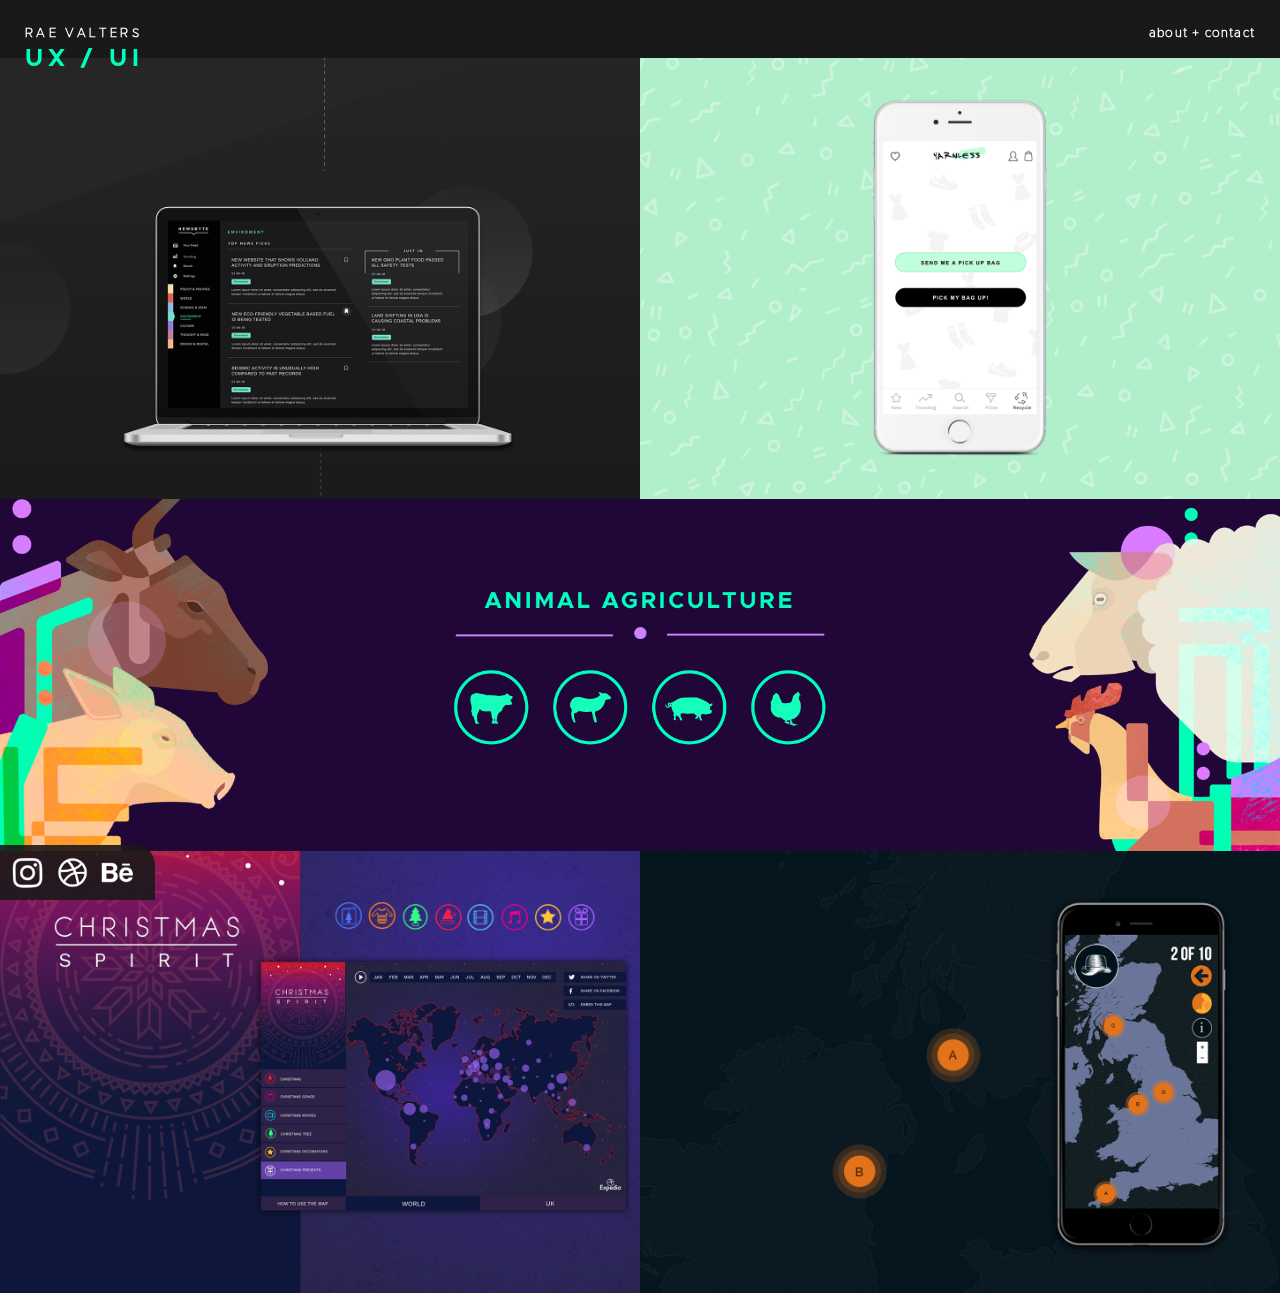
<file: site/index.html>
<!DOCTYPE html>
<html lang="en">
  <head>
    <meta charset="utf-8">
    <title>Rae Valters</title>
    <link rel="icon" type="image/png" sizes="96x96" href="favicon-96x96.png">
    <link rel="stylesheet" href="fonts.css">
    <link rel="stylesheet" href="style-me.css">
    <link rel="stylesheet" href="normalize.css">
    <meta name="viewport" content="width=device-width,initial-scale=1">
  </head>
  <body>

<div id="navigation-container">
  <a href="index.html"><div class="nav-block nav-block-1"><li>RAE VALTERS</li><h1>UX / UI</h1></div></a>
  <div class="nav-block nav-block-2">
  	<ul>
  		<li><a href="about.html">about + contact</a></li>
  	</ul>
  </div>
</div>
<div id="main-content">
  <div class="case">
    <div class="project"><div class="project-title">'Minimal Noise' News App</div><a href="newsbyte.html"><div class="cover"></div><img href src="images/newsbyte-preview.png"></a></div>

    <div class="project"><div class="project-title">Upcycled Clothing App</div><a href="yarnless.html"><div class="cover"></div><img href src="images/yarnless-preview.png"></a></div>

    <div class="project-stretch"><div class="project-title">Animal Agriculture Fact-site</div><a href="animal-agriculture.html"><div class="cover"></div><img href src="images/animal-agriculture-preview.png" class="rectangle"><img href src="images/animal-agriculture-preview-sq.png" class="square"></a></div>

    <div class="project"><div class="project-title">Christmas Search Analytics Map</div><a href="christmas-spirit.html"><div class="cover"></div><img href src="images/christmas-spirit-preview.png"></a></div>

    <div class="project"><div class="project-title">Accent 'Guess Who' of Britain &amp; Ireland</div><a href="accent-map.html"><div class="cover"></div><img href src="images/accent-map-preview.png"></a></div>
    </div>

    </div>
</div>
<div class="social-media-case"><a href="https://www.instagram.com/raevalts/" target="_blank"><div class="social-button instagram"></div></a><a href="https://dribbble.com/rae-valters" target="_blank"><div class="social-button dribble"></div></a><a href="https://www.behance.net/raevalters" target="_blank"><div class="social-button behance"></div></a></div>
</body>

</html>
</file>
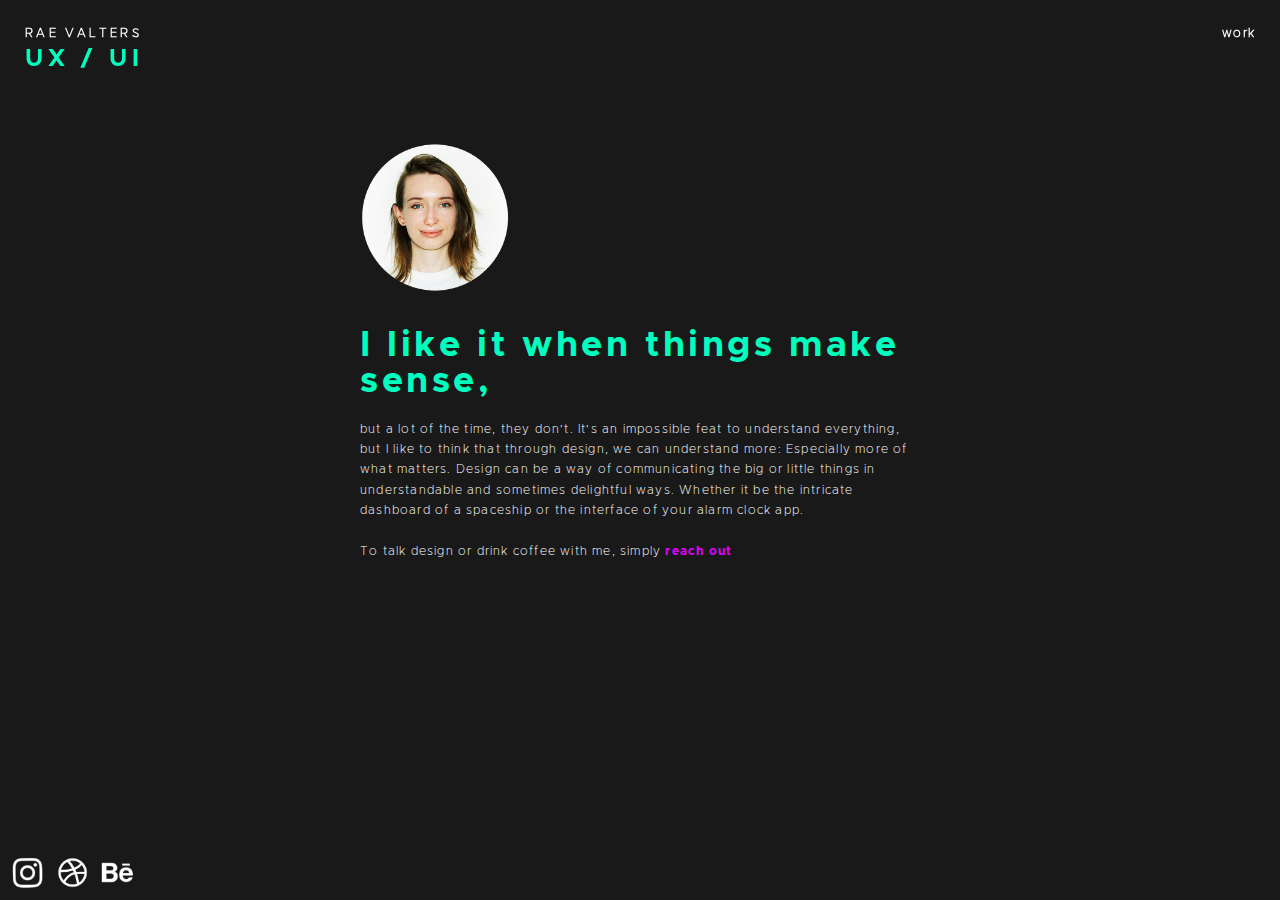
<file: site/about.html>
<!DOCTYPE html>
<html lang="en">
  <head>
    <meta charset="utf-8">
    <title>About Rae</title>
    <link rel="icon" type="image/png" sizes="96x96" href="favicon-96x96.png">
    <link rel="stylesheet" href="fonts.css">
    <link rel="stylesheet" href="style-me.css">
    <link rel="stylesheet" href="normalize.css">
    <meta name="viewport" content="width=device-width,initial-scale=1">


  </head>
  <body>

<div id="navigation-container">
  <a href="index.html"><div class="nav-block nav-block-1"><li>RAE VALTERS</li><h1>UX / UI</h1></div></a>
  <div class="nav-block nav-block-2">
  	<ul>
  		<li><a href="index.html">work</a></li>
  	</ul>
  </div>
</div>

<div id="main-content">
</div>

<div class="text-box text">
<div id="photo-about"><img href src="images/photo-circle.png"></div>
<h2>I like it when things make sense,</h2>but a lot of the time, they don't. It's an impossible feat to understand everything, but I like to think that through design, we can understand more: Especially more of what matters. Design can be a way of communicating the big or little things in understandable and sometimes delightful ways. Whether it be the intricate dashboard of a spaceship or the interface of your alarm clock app.
</br>
</br>
To talk design or drink coffee with me, simply <a href="mailto:raevalters@me.com?Subject=Let's%20have%20coffee!" target="_top">reach out</a>
</div>

</div>

<div class="social-media-case"><a href="https://www.instagram.com/raevalts/" target="_blank"><div class="social-button instagram"></div></a><a href="https://dribbble.com/rae-valters" target="_blank"><div class="social-button dribble"></div></a><a href="https://www.behance.net/raevalters" target="_blank"><div class="social-button behance"></div></a></div>

</body>

</html>
</file>
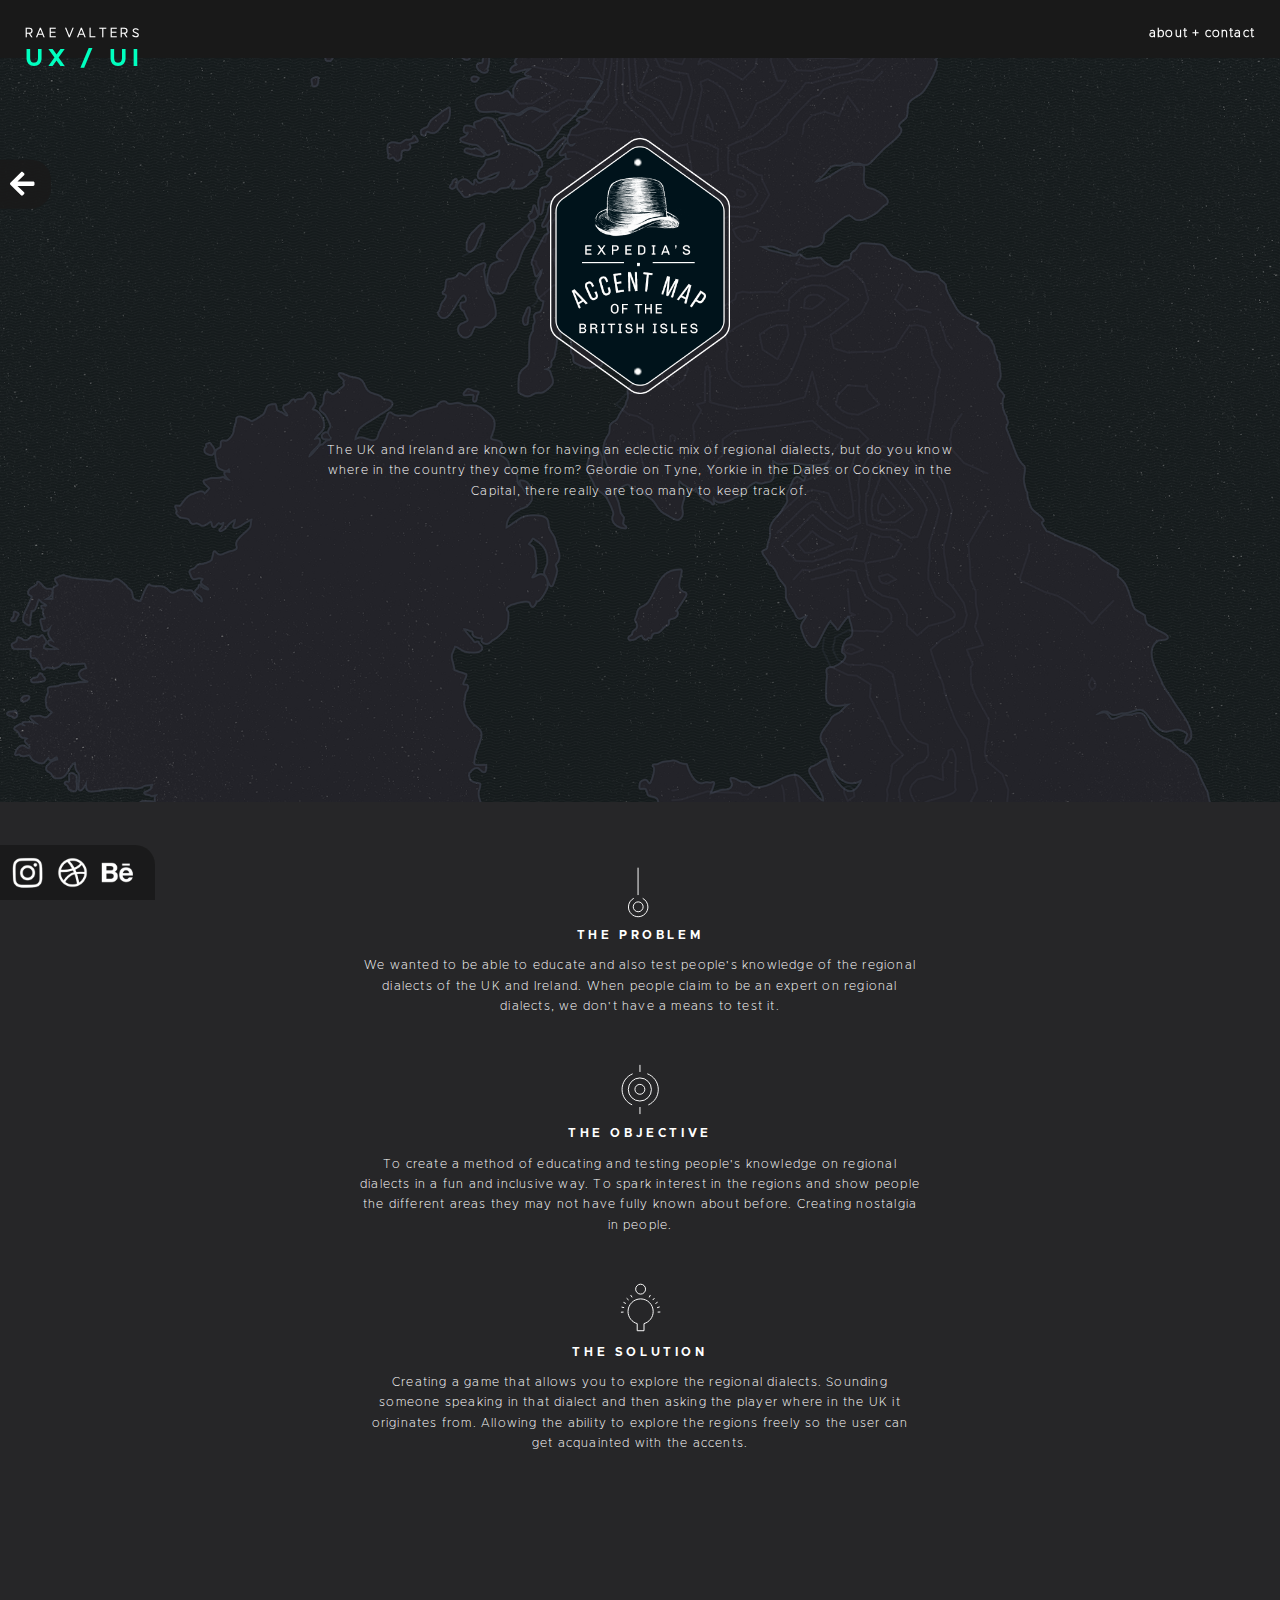
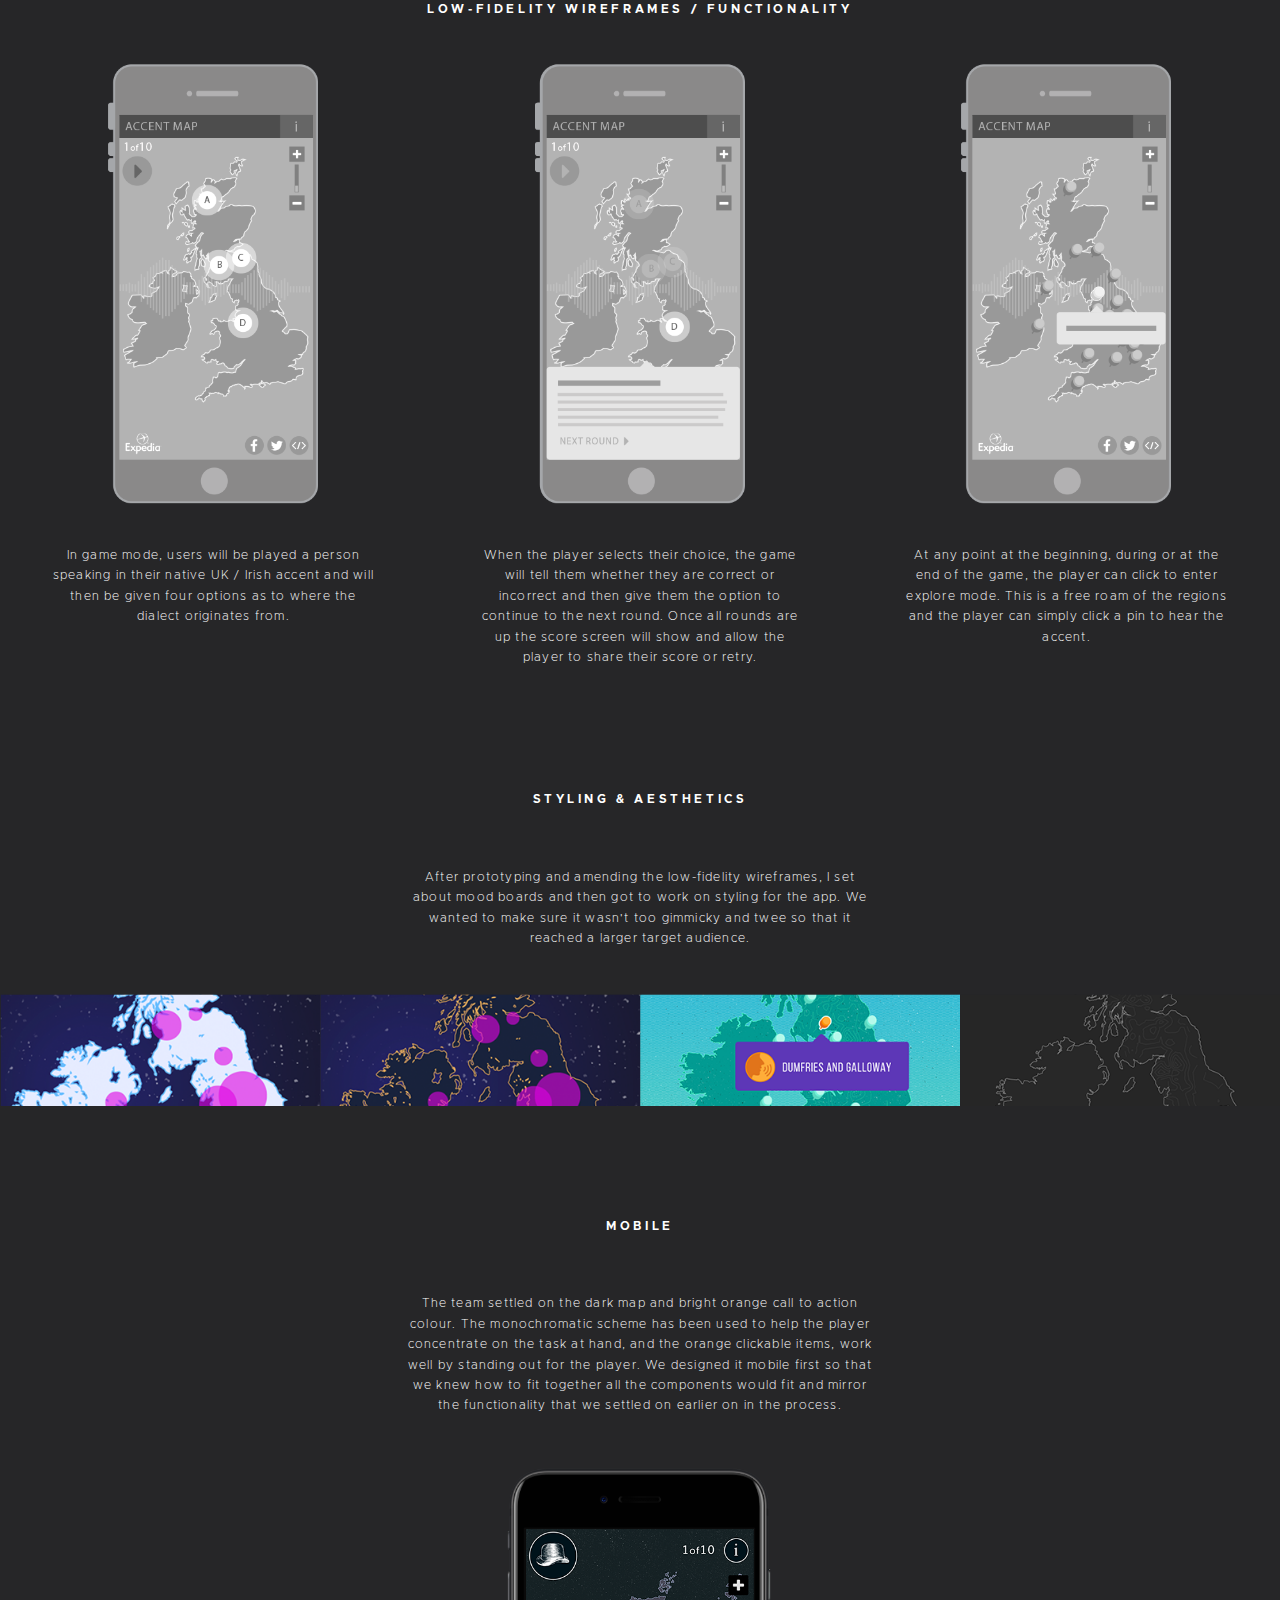
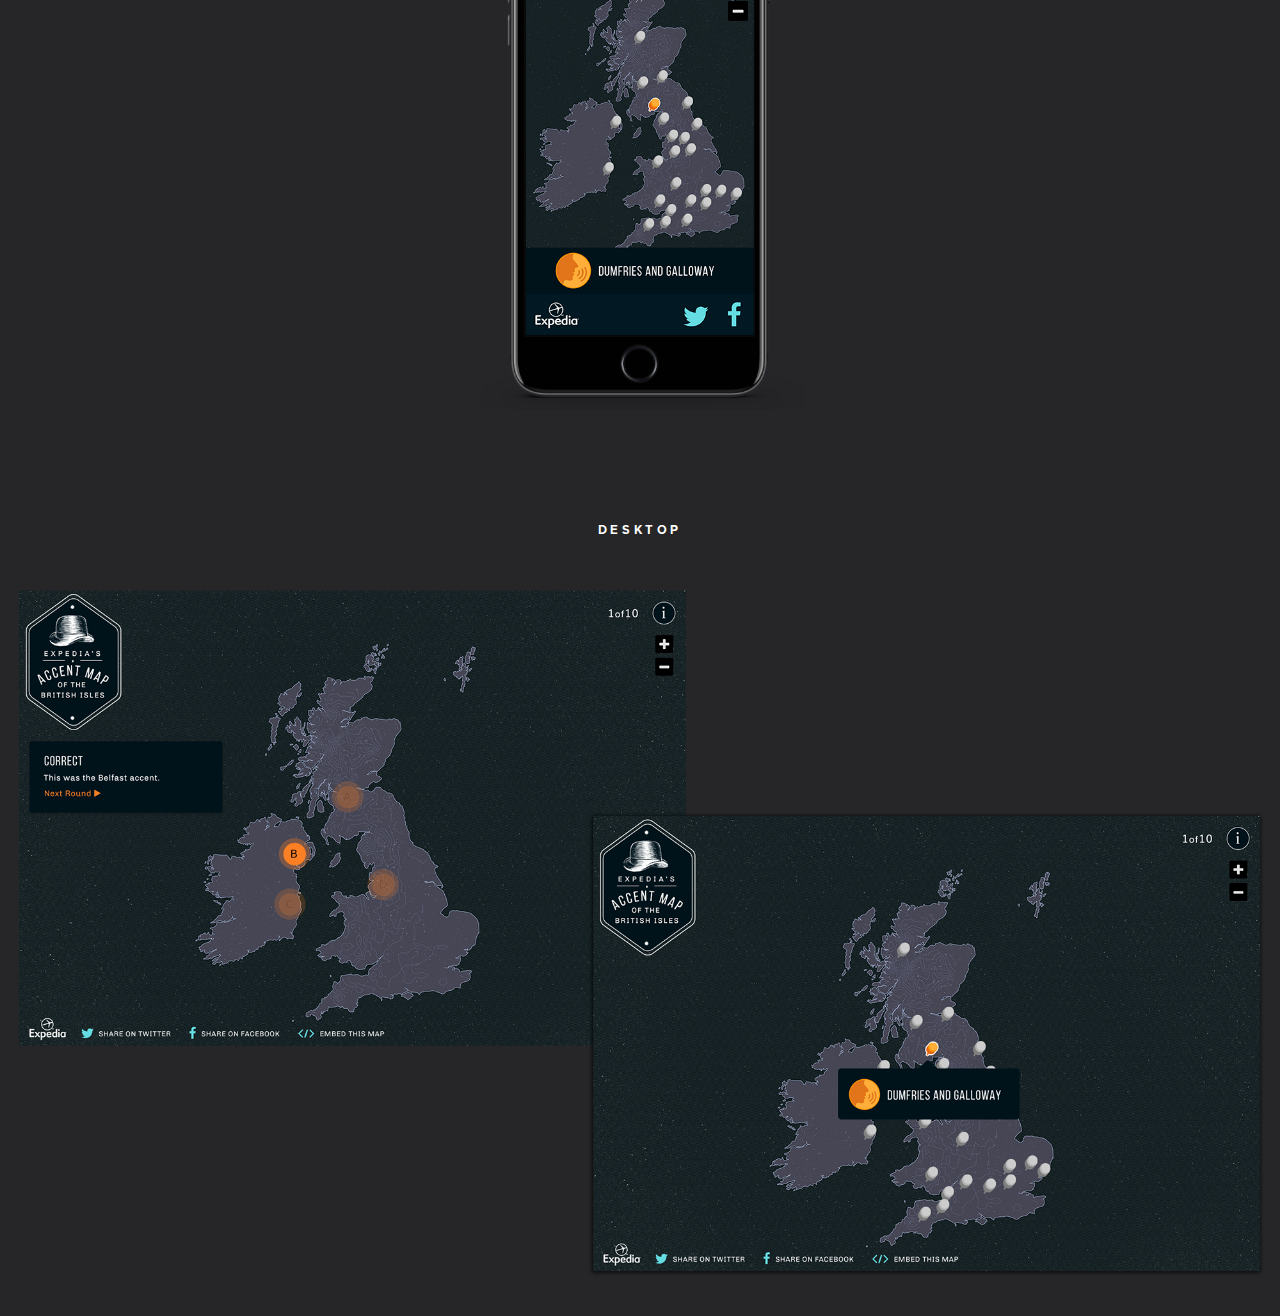
<file: site/accent-map.html>
<!DOCTYPE html>
<html lang="en">
  <head>
    <meta charset="utf-8">
    <link rel="icon" type="image/png" sizes="96x96" href="favicon-96x96.png">
    <link rel="stylesheet" href="fonts.css">
    <link rel="stylesheet" href="style-me.css">
    <link rel="stylesheet" href="normalize.css">
    <meta name="viewport" content="width=device-width,initial-scale=1">
    <title>Rae Valters</title>
  </head>
  <body>
    <a href="index.html">
      <div class="back-button">
        <div class="arrow"><svg aria-hidden="true" data-prefix="fas" data-icon="arrow-left" xmlns="http://www.w3.org/2000/svg" viewBox="0 0 448 512" height="28px" height="auto"><path fill="currentColor" d="M257.5 445.1l-22.2 22.2c-9.4 9.4-24.6 9.4-33.9 0L7 273c-9.4-9.4-9.4-24.6 0-33.9L201.4 44.7c9.4-9.4 24.6-9.4 33.9 0l22.2 22.2c9.5 9.5 9.3 25-.4 34.3L136.6 216H424c13.3 0 24 10.7 24 24v32c0 13.3-10.7 24-24 24H136.6l120.5 114.8c9.8 9.3 10 24.8.4 34.3z" class=""></path></svg></div>
      </div>
    </a>
    <div id="navigation-container">
      <a href="index.html"><div class="nav-block nav-block-1"><li>RAE VALTERS</li><h1>UX / UI</h1></div></a>
      <div class="nav-block nav-block-2">
      	<ul>
      		<li>
            <a href="about.html">about + contact</a>
          </li>
      	</ul>
      </div>
    </div>
    <div id="main-content">
      <div class="case">
        <div class="project-block"  style="flex-basis: 100%;">
          <div id="accent-desktop-logo"><img src="images/accent-map-logo.png"></div>
            <div id="accent-map-subtext">
              <p>The UK and Ireland are known for having an eclectic mix of regional dialects, but do you know where in the country they come from? Geordie on Tyne, Yorkie in the Dales or Cockney in the Capital, there really are too many to keep track of. 
              </p>
            </div>
            <img href src="images/accent-map.png">
        </div>
      </div>
      <div class="text-box-project text-project">
        <span class="accent-map-mobile-subtext"><p>
          The UK and Ireland are known for having an eclectic mix of regional dialects, but do you know where in the country they come from? Geordie on Tyne, Yorkie in the Dales or Cockney in the Capital, there really are too many to keep track of.
        </p></span>
        <p>
        <svg version="1.1" xmlns="http://www.w3.org/2000/svg" xmlns:xlink="http://www.w3.org/1999/xlink" height="55px" width="55px" x="0px" y="0px"
          viewBox="0 0 170.1 170.1" style="enable-background:new 0 0 170.1 170.1;" xml:space="preserve">
          <style type="text/css">
          .st0{fill:none;stroke:#FFFFFF;stroke-width:3;stroke-miterlimit:10;}
          </style>
          <g>
          <circle class="st0" cx="77.9" cy="132.4" r="15.3"/>
          <line class="st0" x1="77.5" y1="96.1" x2="77.5" y2="11.4"/>
          <path class="st0" d="M91.9,106.3c9.6,5,16.1,15.1,16.1,26.6c0,16.6-13.5,30.1-30.1,30.1s-30.1-13.5-30.1-30.1
          c0-11.7,6.7-21.8,16.4-26.8"/>
          </g>
        </svg>
        <span class="bold overview-title">THE PROBLEM</span>
        We wanted to be able to educate and also test people's knowledge of the regional dialects of the UK and Ireland. When people claim to be an expert on regional dialects, we don't have a means to test it. 
        </p>
        <p>
        <svg version="1.1" xmlns="http://www.w3.org/2000/svg" xmlns:xlink="http://www.w3.org/1999/xlink" height="55px" width="55px" x="0px" y="0px"
          viewBox="0 0 170.1 170.1" style="enable-background:new 0 0 170.1 170.1;" xml:space="preserve">
          <style type="text/css">
          .st0{fill:none;stroke:#FFFFFF;stroke-width:3;stroke-miterlimit:10;}
          </style>
          <g>
          <path class="st0" d="M106.2,36.4c19.4,7.2,33.4,25.7,33.9,47.7c0.4,21.5-12.3,40.3-30.8,48.6"/>
          <path class="st0" d="M59.2,132.5c-18-7.9-30.7-25.7-31.1-46.6c-0.5-22.2,13.1-41.5,32.6-49.3"/>
          <circle class="st0" cx="83.1" cy="84.5" r="15.3"/>
          <circle class="st0" cx="83.1" cy="85" r="35.7"/>
          <line class="st0" x1="83.4" y1="30.8" x2="83.4" y2="8.9"/>
          <line class="st0" x1="83.4" y1="161.1" x2="83.4" y2="139.2"/>
          </g>
        </svg>
        <span class="bold overview-title">THE OBJECTIVE</span>
        To create a method of educating and testing people's knowledge on regional dialects in a fun and inclusive way. To spark interest in the regions and show people the different areas they may not have fully known about before. Creating nostalgia in people.
        </p>
        <p>
        <svg version="1.1" id="Layer_1" xmlns="http://www.w3.org/2000/svg" xmlns:xlink="http://www.w3.org/1999/xlink" height="55px" width="55px" x="0px" y="0px"
          viewBox="0 0 170.1 170.1" style="enable-background:new 0 0 170.1 170.1;" xml:space="preserve">
          <style type="text/css">
          .st0{fill:none;stroke:#FFFFFF;stroke-width:3;stroke-miterlimit:10;}
          </style>
          <g>
          <path class="st0" d="M124.3,97.4c0-21.5-17.4-38.9-38.9-38.9S46.5,75.9,46.5,97.4c0,17.8,12,32.9,28.4,37.5v22h21v-22
            C112.3,130.2,124.3,115.2,124.3,97.4z"/>
          <circle class="st0" cx="85.4" cy="28.3" r="15.3"/>
          <line class="st0" x1="138.2" y1="99.3" x2="146.4" y2="99"/>
          <line class="st0" x1="136.4" y1="85.7" x2="144.2" y2="83.2"/>
          <line class="st0" x1="131.2" y1="72.9" x2="138.1" y2="68.5"/>
          <line class="st0" x1="122.8" y1="62" x2="128.3" y2="56"/>
          <line class="st0" x1="111.9" y1="53.6" x2="115.6" y2="46.3"/>
          <line class="st0" x1="59.1" y1="53.5" x2="54.7" y2="46.6"/>
          <line class="st0" x1="48.2" y1="61.9" x2="42.1" y2="56.4"/>
          <line class="st0" x1="39.8" y1="72.8" x2="32.5" y2="69.1"/>
          <line class="st0" x1="34.5" y1="85.5" x2="26.5" y2="83.8"/>
          <line class="st0" x1="32.6" y1="99.2" x2="24.5" y2="99.6"/>
          </g>
        </svg>
        <span class="bold overview-title">THE SOLUTION</span>
        Creating a game that allows you to explore the regional dialects. Sounding someone speaking in that dialect and then asking the player where in the UK it originates from. Allowing the ability to explore the regions freely so the user can get acquainted with the accents. 
        </p>
      </div>
      <div class="case">
        <div id="ux-example-title"><span class="bold overview-title">LOW-FIDELITY WIREFRAMES / FUNCTIONALITY</span></div>
        <div class="project-image-group">
          <div class="project-block-wrapper">
            <div class="project-block">
              <img href src="images/accent-map-1.png">
            </div>
            <div class="text-block">
              <div class="text-wrapper">
                <p>In game mode, users will be played a person speaking in their native UK / Irish accent and will then be given four options as to where the dialect originates from.</p>
              </div>
            </div>
          </div>
          <div class="project-block-wrapper">
            <div class="project-block">
              <img href src="images/accent-map-2.png">
            </div>
            <div class="text-block">
              <div class="text-wrapper">
                <p>When the player selects their choice, the game will tell them whether they are correct or incorrect and then give them the option to continue to the next round. Once all rounds are up the score screen will show and allow the player to share their score or retry.</p>
              </div> 
          </div>
          </div>
          <div class="project-block-wrapper">
            <div class="project-block">
              <img href src="images/accent-map-3.png">
            </div>
            <div class="text-block">
              <p>At any point at the beginning, during or at the end of the game, the player can click to enter explore mode. This is a free roam of the regions and the player can simply click a pin to hear the accent.</p>
            </div>
          </div>
        </div>
        <div class="project-image-group">
          <div class="project-block-wrapper">
          <div id="ux-example-title"><span class="bold overview-title">STYLING &amp; AESTHETICS</span></div>
            <div class="text-block">
                <div class="text-full-width">
                  <p>After prototyping and amending the low-fidelity wireframes, I set about mood boards and then got to work on styling for the app. We wanted to make sure it wasn't too gimmicky and twee so that it reached a larger target audience.</p>
              </div>
            </div>
            <div class="project-block">
                <div class="project-image-group">
                    <div class="project-block">
                      <img href src="images/accent-map-style1.png">
                    </div>
                    <div class="project-block">
                      <img href src="images/accent-map-style2.png">
                    </div>
                    <div class="project-block">
                      <img href src="images/accent-map-style3.png">
                    </div>
                    <div class="project-block">
                      <img href src="images/accent-map-style4.png">
                    </div>
                </div>
            </div>
          </div>
        </div>
        <div class="project-image-group">
          <div class="project-block-wrapper">
          <div id="ux-example-title"><span class="bold overview-title">MOBILE</span></div>
          <div class="text-block">
              <div class="text-full-width">
                  <p>The team settled on the dark map and bright orange call to action colour. The monochromatic scheme has been used to help the player concentrate on the task at hand, and the orange clickable items, work well by standing out for the player. We designed it mobile first so that we knew how to fit together all the components would fit and mirror the functionality that we settled on earlier on in the process.</p>
              </div>
          </div>
          <div class="project-block stretch-inside">
              <img href src="images/accent-map-4.png">
          </div>
          </div>
        </div>
        <div class="project-image-group">
          <div class="project-block-wrapper">
            <div id="ux-example-title"><span class="bold overview-title">DESKTOP</span></div>
            <div class="project-block">
              <img href src="images/accent-map-8.png">
            </div>
          </div>
        </div>
      </div>
    </div>
    <div class="social-media-case">
      <a href="https://www.instagram.com/raevalts/" target="_blank">
        <div class="social-button instagram"></div>
      </a>
      <a href="https://dribbble.com/rae-valters" target="_blank">
        <div class="social-button dribble"></div>
      </a>
      <a href="https://www.behance.net/raevalters" target="_blank">
      <div class="social-button behance"></div>
      </a>
    </div>
  </body>

</html>
</file>
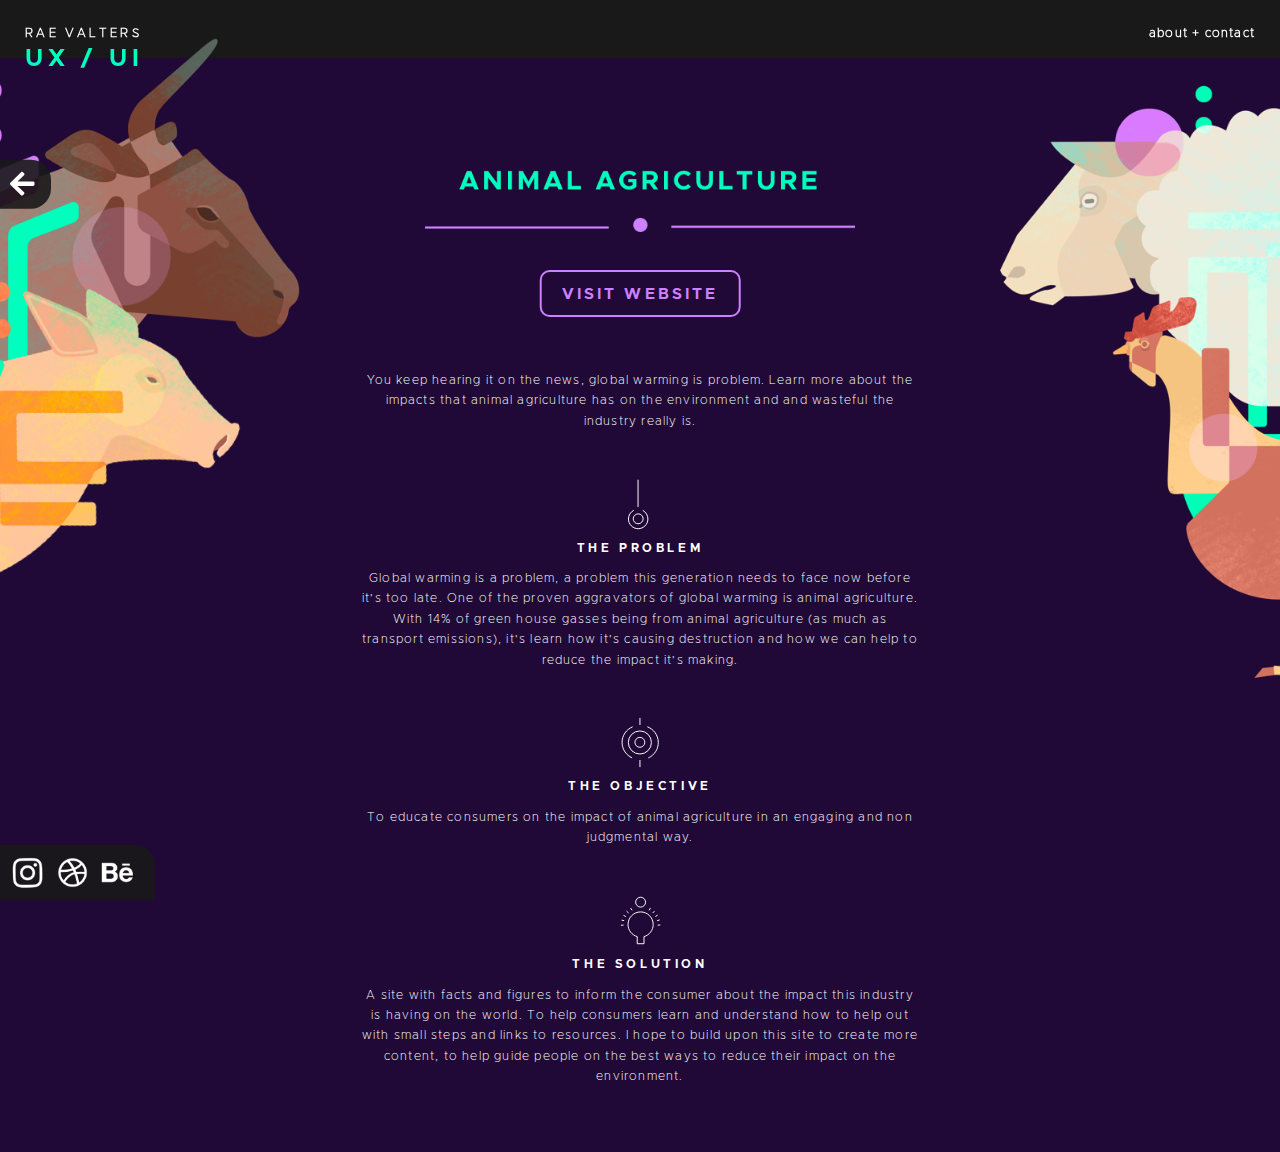
<file: site/animal-agriculture.html>
<!DOCTYPE html>
<html lang="en">
  <head>
    <meta charset="utf-8">
    <link rel="icon" type="image/png" sizes="96x96" href="favicon-96x96.png">
    <link rel="stylesheet" href="fonts.css">
    <link rel="stylesheet" href="style-me.css">
    <link rel="stylesheet" href="normalize.css">
    <meta name="viewport" content="width=device-width,initial-scale=1">
    <title>Rae Valters</title>
  </head>
  <body>
    <a href="index.html">
      <div class="back-button">
        <div class="arrow"><svg aria-hidden="true" data-prefix="fas" data-icon="arrow-left" xmlns="http://www.w3.org/2000/svg" viewBox="0 0 448 512" height="28px" height="auto"><path fill="currentColor" d="M257.5 445.1l-22.2 22.2c-9.4 9.4-24.6 9.4-33.9 0L7 273c-9.4-9.4-9.4-24.6 0-33.9L201.4 44.7c9.4-9.4 24.6-9.4 33.9 0l22.2 22.2c9.5 9.5 9.3 25-.4 34.3L136.6 216H424c13.3 0 24 10.7 24 24v32c0 13.3-10.7 24-24 24H136.6l120.5 114.8c9.8 9.3 10 24.8.4 34.3z" class=""></path></svg></div>
      </div>
    </a>
    <div id="navigation-container">
      <a href="index.html"><div class="nav-block nav-block-1"><li>RAE VALTERS</li><h1>UX / UI</h1></div></a>
      <div class="nav-block nav-block-2">
      	<ul>
      		<li>
            <a href="about.html">about + contact</a>
          </li>
      	</ul>
      </div>
    </div>
    <div id="main-content-animal">
      <div class="text-box-project text-project animal-agriculture-text">
        <p>
        You keep hearing it on the news, global warming is problem. Learn more about the impacts that animal agriculture has on the environment and and wasteful the industry really is. 
        </p>
        <p>
        <svg version="1.1" xmlns="http://www.w3.org/2000/svg" xmlns:xlink="http://www.w3.org/1999/xlink" height="55px" width="55px" x="0px" y="0px"
          viewBox="0 0 170.1 170.1" style="enable-background:new 0 0 170.1 170.1;" xml:space="preserve">
          <style type="text/css">
          .st0{fill:none;stroke:#FFFFFF;stroke-width:3;stroke-miterlimit:10;}
          </style>
          <g>
          <circle class="st0" cx="77.9" cy="132.4" r="15.3"/>
          <line class="st0" x1="77.5" y1="96.1" x2="77.5" y2="11.4"/>
          <path class="st0" d="M91.9,106.3c9.6,5,16.1,15.1,16.1,26.6c0,16.6-13.5,30.1-30.1,30.1s-30.1-13.5-30.1-30.1
          c0-11.7,6.7-21.8,16.4-26.8"/>
          </g>
        </svg>
        <span class="bold overview-title">THE PROBLEM</span>
        Global warming is a problem, a problem this generation needs to face now before it's too late. One of the proven aggravators of global warming is animal agriculture. With 14% of green house gasses being from animal agriculture (as much as transport emissions), it's learn how it's  causing destruction and how we can help to reduce the impact it's making.
        </p>
        <p>
        <svg version="1.1" xmlns="http://www.w3.org/2000/svg" xmlns:xlink="http://www.w3.org/1999/xlink" height="55px" width="55px" x="0px" y="0px"
          viewBox="0 0 170.1 170.1" style="enable-background:new 0 0 170.1 170.1;" xml:space="preserve">
          <style type="text/css">
          .st0{fill:none;stroke:#FFFFFF;stroke-width:3;stroke-miterlimit:10;}
          </style>
          <g>
          <path class="st0" d="M106.2,36.4c19.4,7.2,33.4,25.7,33.9,47.7c0.4,21.5-12.3,40.3-30.8,48.6"/>
          <path class="st0" d="M59.2,132.5c-18-7.9-30.7-25.7-31.1-46.6c-0.5-22.2,13.1-41.5,32.6-49.3"/>
          <circle class="st0" cx="83.1" cy="84.5" r="15.3"/>
          <circle class="st0" cx="83.1" cy="85" r="35.7"/>
          <line class="st0" x1="83.4" y1="30.8" x2="83.4" y2="8.9"/>
          <line class="st0" x1="83.4" y1="161.1" x2="83.4" y2="139.2"/>
          </g>
        </svg>
        <span class="bold overview-title">THE OBJECTIVE</span>
        To educate consumers on the impact of animal agriculture in an engaging and non judgmental way.
        </p>
        <p>
        <svg version="1.1" id="Layer_1" xmlns="http://www.w3.org/2000/svg" xmlns:xlink="http://www.w3.org/1999/xlink" height="55px" width="55px" x="0px" y="0px"
          viewBox="0 0 170.1 170.1" style="enable-background:new 0 0 170.1 170.1;" xml:space="preserve">
          <style type="text/css">
          .st0{fill:none;stroke:#FFFFFF;stroke-width:3;stroke-miterlimit:10;}
          </style>
          <g>
          <path class="st0" d="M124.3,97.4c0-21.5-17.4-38.9-38.9-38.9S46.5,75.9,46.5,97.4c0,17.8,12,32.9,28.4,37.5v22h21v-22
            C112.3,130.2,124.3,115.2,124.3,97.4z"/>
          <circle class="st0" cx="85.4" cy="28.3" r="15.3"/>
          <line class="st0" x1="138.2" y1="99.3" x2="146.4" y2="99"/>
          <line class="st0" x1="136.4" y1="85.7" x2="144.2" y2="83.2"/>
          <line class="st0" x1="131.2" y1="72.9" x2="138.1" y2="68.5"/>
          <line class="st0" x1="122.8" y1="62" x2="128.3" y2="56"/>
          <line class="st0" x1="111.9" y1="53.6" x2="115.6" y2="46.3"/>
          <line class="st0" x1="59.1" y1="53.5" x2="54.7" y2="46.6"/>
          <line class="st0" x1="48.2" y1="61.9" x2="42.1" y2="56.4"/>
          <line class="st0" x1="39.8" y1="72.8" x2="32.5" y2="69.1"/>
          <line class="st0" x1="34.5" y1="85.5" x2="26.5" y2="83.8"/>
          <line class="st0" x1="32.6" y1="99.2" x2="24.5" y2="99.6"/>
          </g>
        </svg>
        <span class="bold overview-title">THE SOLUTION</span>
        A site with facts and figures to inform the consumer about the impact this industry is having on the world. To help consumers learn and understand how to help out with small steps and links to resources. I hope to build upon this site to create more content, to help guide people on the best ways to reduce their impact on the environment.
        </p>
      </div>
      <div class="case case-animal">
        <div class="project-block"  style="flex-basis: 100%;">
          <div id="animal-logo"><img src="images/animals-title.png"></div>
          <a href="https://meat.rehab/" target="_blank"><div id="animal-cta">VISIT WEBSITE</div></a>
          <img href src="images/animals.png">
        </div>
      </div>
    </div>
    <div class="social-media-case">
      <a href="https://www.instagram.com/raevalts/" target="_blank">
        <div class="social-button instagram"></div>
      </a>
      <a href="https://dribbble.com/rae-valters" target="_blank">
        <div class="social-button dribble"></div>
      </a>
      <a href="https://www.behance.net/raevalters" target="_blank">
      <div class="social-button behance"></div>
      </a>
    </div>
  </body>

</html>
</file>
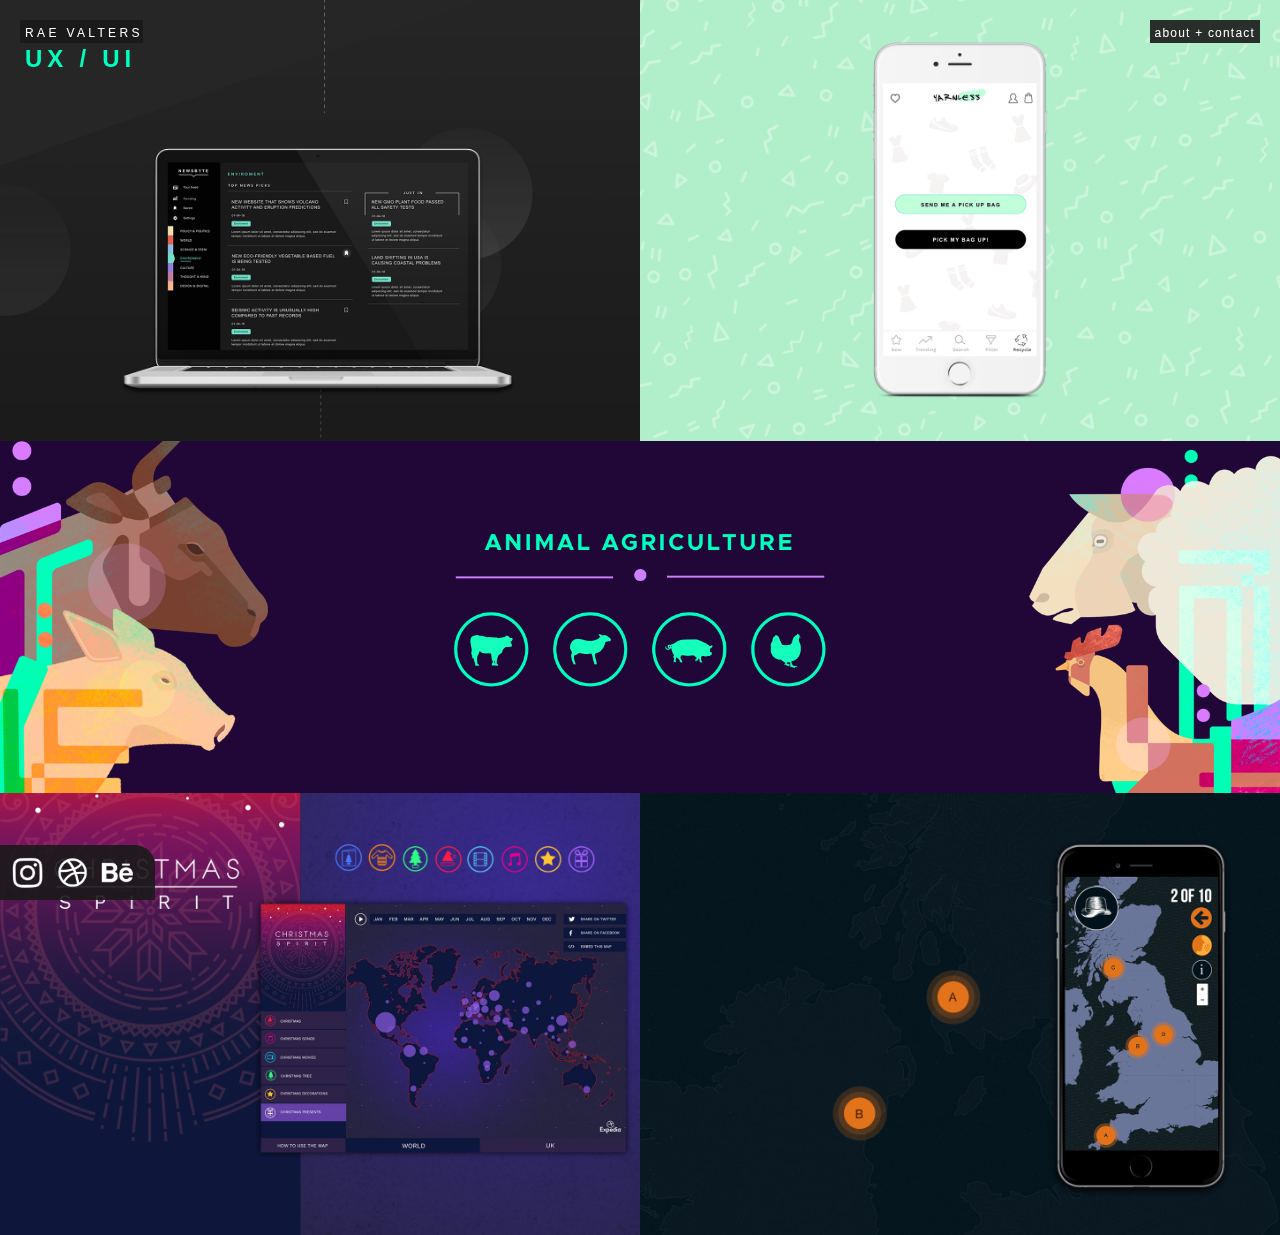
<file: site/animals.html>
<!DOCTYPE html>
<html lang="en">
  <head>
    <meta charset="utf-8">
    <title>title</title>
    <link rel="stylesheet" href="style-me.css">
    <link rel="stylesheet" href="normalize.css">


  </head>
  <body>

<div id="container">

<div class="navcase">
<a href="index.html"><div class="nav-block nav-block-1"><li>RAE VALTERS</li><h1>UX / UI</h1></div></a>
<div class="nav-block nav-block-2">
	<ul>
		<li><a href="about.html">about + contact</a></li>
	</ul>
</div>
</div>

<div class="case">
<div class="project"><div class="project-title">'Minimal Noise' News App</div><a href="index.html"><div class="cover"></div><img href src="images/newsbyte-preview.png"></a></div>

<div class="project"><div class="project-title">Upcycled Clothing App</div><a href="#"><div class="cover"></div><img href src="images/yarnless-preview.png"></a></div>

<div class="project-stretch"><div class="project-title">Animal Agriculture Fact-site</div><a href="#"><div class="cover"></div><img href src="images/animal-agriculture-preview.png" class="rectangle"><img href src="images/animal-agriculture-preview-sq.png" class="square"></a></div>

<div class="project"><div class="project-title">Christmas Search Analytics Map</div><a href="#"><div class="cover"></div><img href src="images/christmas-spirit-preview.png"></a></div>

<div class="project"><div class="project-title">Accent 'Guess Who' of Britain &amp; Ireland</div><a href="#"><div class="cover"></div><img href src="images/accent-map-preview.png"></a></div>
</div>

</div>
<div class="social-media-case"><a href="https://www.instagram.com/raevalts/" target="_blank"><div class="social-button instagram"></div></a><a href="https://dribbble.com/rae-valters" target="_blank"><div class="social-button dribble"></div></a><a href="https://www.behance.net/raevalters" target="_blank"><div class="social-button behance"></div></a></div>
</body>

</html>
</file>
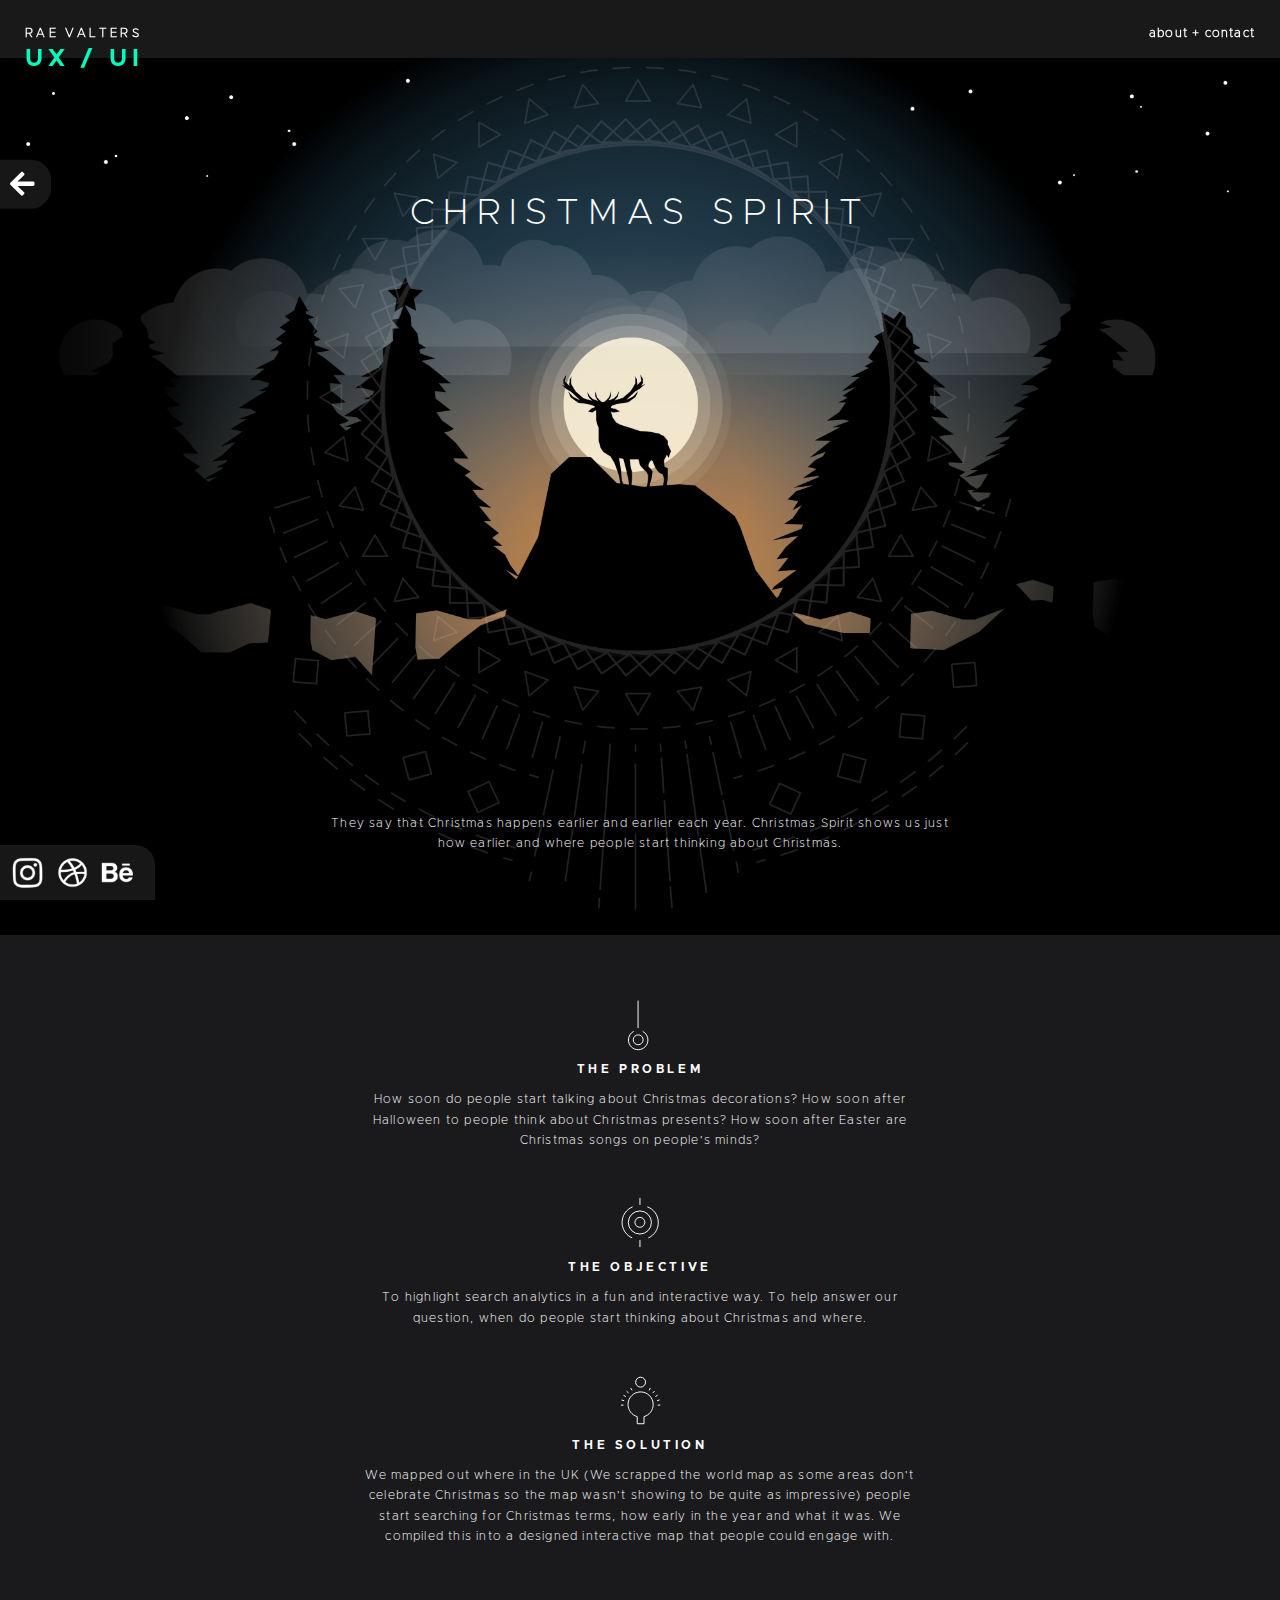
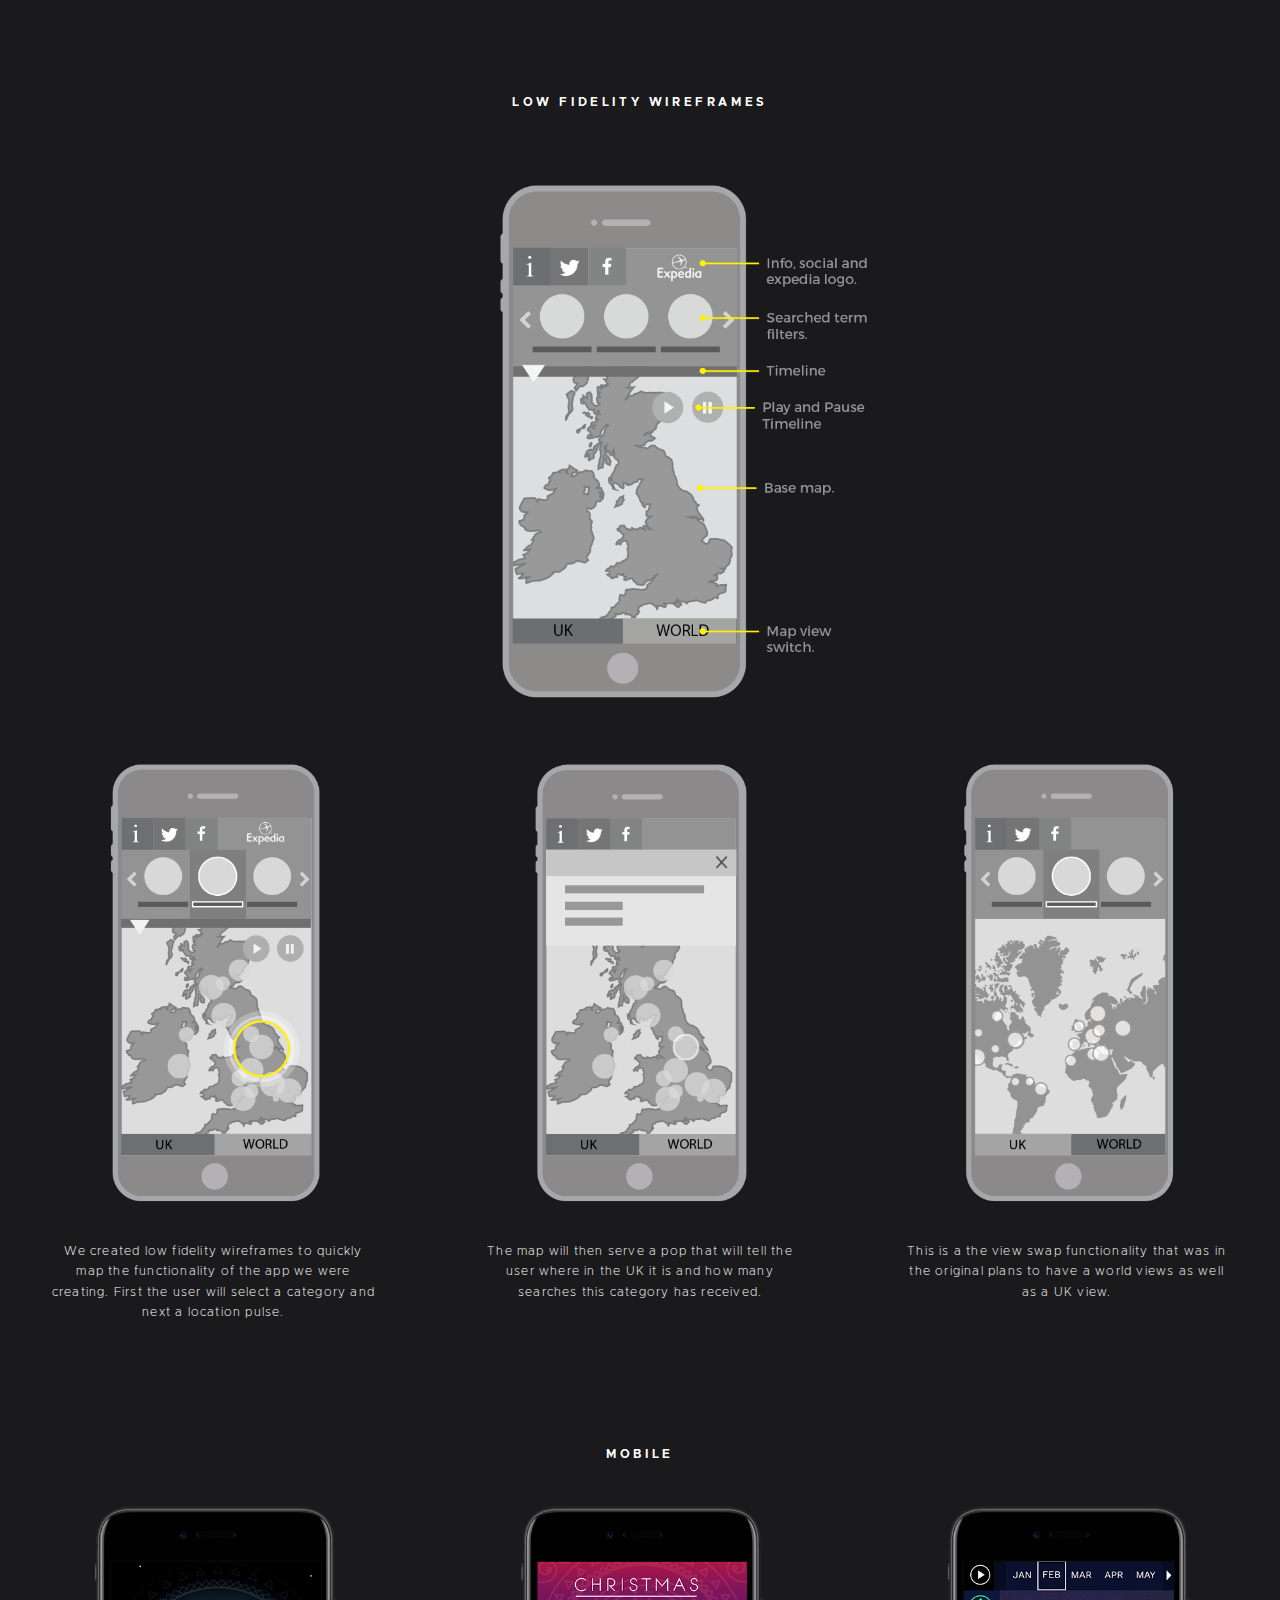
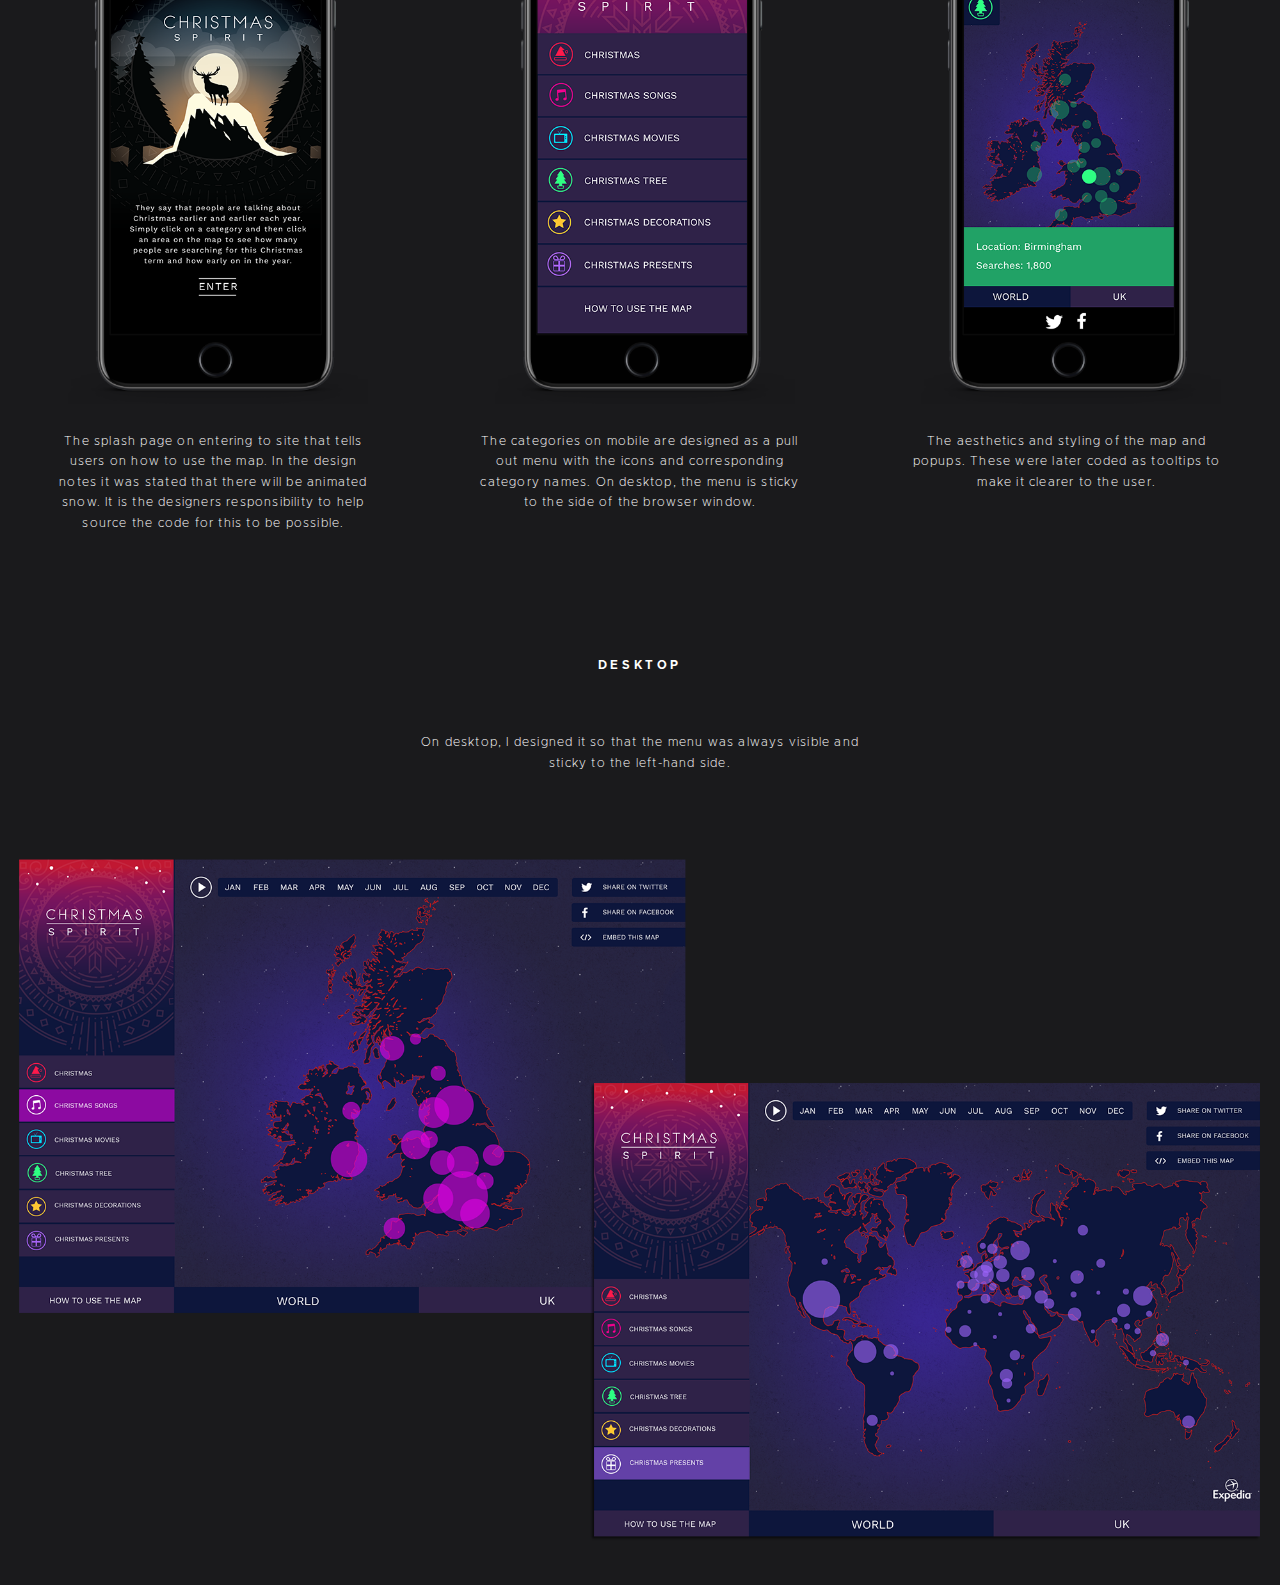
<file: site/christmas-spirit.html>
<!DOCTYPE html>
<html lang="en">
  <head>
    <meta charset="utf-8">
    <link rel="icon" type="image/png" sizes="96x96" href="favicon-96x96.png">
    <link rel="stylesheet" href="fonts.css">
    <link rel="stylesheet" href="style-me.css">
    <link rel="stylesheet" href="normalize.css">
    <meta name="viewport" content="width=device-width,initial-scale=1">
    <title>Rae Valters</title>
  </head>
  <body>
    <a href="index.html">
      <div class="back-button">
        <div class="arrow"><svg aria-hidden="true" data-prefix="fas" data-icon="arrow-left" xmlns="http://www.w3.org/2000/svg" viewBox="0 0 448 512" height="28px" height="auto"><path fill="currentColor" d="M257.5 445.1l-22.2 22.2c-9.4 9.4-24.6 9.4-33.9 0L7 273c-9.4-9.4-9.4-24.6 0-33.9L201.4 44.7c9.4-9.4 24.6-9.4 33.9 0l22.2 22.2c9.5 9.5 9.3 25-.4 34.3L136.6 216H424c13.3 0 24 10.7 24 24v32c0 13.3-10.7 24-24 24H136.6l120.5 114.8c9.8 9.3 10 24.8.4 34.3z" class=""></path></svg></div>
      </div>
    </a>
    <div id="navigation-container">
      <a href="index.html"><div class="nav-block nav-block-1"><li>RAE VALTERS</li><h1>UX / UI</h1></div></a>
      <div class="nav-block nav-block-2">
      	<ul>
      		<li>
            <a href="about.html">about + contact</a>
          </li>
      	</ul>
      </div>
    </div>
    <div id="main-content-christmas">
      <div class="case">
        <div class="project-block"  style="flex-basis: 100%;">
        <div id="christmas-title">CHRISTMAS SPIRIT</div>
            <div id="christmas-subtext">
              <p>They say that Christmas happens earlier and earlier each year. Christmas Spirit shows us just how earlier and where people start thinking about Christmas. 
              </p>
            </div>
          <img href src="images/christmas-desktop.png" class="rectangle2"><img href src="images/christmas-mobile.png" class="square2">
        </div>
      </div>
      <div class="text-box-project text-project">
        <div class="christmas-subtext-mobile"> 
          <p>
          They say that Christmas happens earlier and earlier each year. We wanted to know just how soon people really start thinking about Christmas using google search analytics. 
          </p>
        </div>
        <p>
        <svg version="1.1" xmlns="http://www.w3.org/2000/svg" xmlns:xlink="http://www.w3.org/1999/xlink" height="55px" width="55px" x="0px" y="0px"
          viewBox="0 0 170.1 170.1" style="enable-background:new 0 0 170.1 170.1;" xml:space="preserve">
          <style type="text/css">
          .st0{fill:none;stroke:#FFFFFF;stroke-width:3;stroke-miterlimit:10;}
          </style>
          <g>
          <circle class="st0" cx="77.9" cy="132.4" r="15.3"/>
          <line class="st0" x1="77.5" y1="96.1" x2="77.5" y2="11.4"/>
          <path class="st0" d="M91.9,106.3c9.6,5,16.1,15.1,16.1,26.6c0,16.6-13.5,30.1-30.1,30.1s-30.1-13.5-30.1-30.1
          c0-11.7,6.7-21.8,16.4-26.8"/>
          </g>
        </svg>
        <span class="bold overview-title">THE PROBLEM</span>
        How soon do people start talking about Christmas decorations? How soon after Halloween to people think about Christmas presents? How soon after Easter are Christmas songs on people's minds?
        </p>
        <p>
        <svg version="1.1" xmlns="http://www.w3.org/2000/svg" xmlns:xlink="http://www.w3.org/1999/xlink" height="55px" width="55px" x="0px" y="0px"
          viewBox="0 0 170.1 170.1" style="enable-background:new 0 0 170.1 170.1;" xml:space="preserve">
          <style type="text/css">
          .st0{fill:none;stroke:#FFFFFF;stroke-width:3;stroke-miterlimit:10;}
          </style>
          <g>
          <path class="st0" d="M106.2,36.4c19.4,7.2,33.4,25.7,33.9,47.7c0.4,21.5-12.3,40.3-30.8,48.6"/>
          <path class="st0" d="M59.2,132.5c-18-7.9-30.7-25.7-31.1-46.6c-0.5-22.2,13.1-41.5,32.6-49.3"/>
          <circle class="st0" cx="83.1" cy="84.5" r="15.3"/>
          <circle class="st0" cx="83.1" cy="85" r="35.7"/>
          <line class="st0" x1="83.4" y1="30.8" x2="83.4" y2="8.9"/>
          <line class="st0" x1="83.4" y1="161.1" x2="83.4" y2="139.2"/>
          </g>
        </svg>
        <span class="bold overview-title">THE OBJECTIVE</span>
        To highlight search analytics in a fun and interactive way. To help answer our question, when do people start thinking about Christmas and where.
        </p>
        <p>
        <svg version="1.1" id="Layer_1" xmlns="http://www.w3.org/2000/svg" xmlns:xlink="http://www.w3.org/1999/xlink" height="55px" width="55px" x="0px" y="0px"
          viewBox="0 0 170.1 170.1" style="enable-background:new 0 0 170.1 170.1;" xml:space="preserve">
          <style type="text/css">
          .st0{fill:none;stroke:#FFFFFF;stroke-width:3;stroke-miterlimit:10;}
          </style>
          <g>
          <path class="st0" d="M124.3,97.4c0-21.5-17.4-38.9-38.9-38.9S46.5,75.9,46.5,97.4c0,17.8,12,32.9,28.4,37.5v22h21v-22
            C112.3,130.2,124.3,115.2,124.3,97.4z"/>
          <circle class="st0" cx="85.4" cy="28.3" r="15.3"/>
          <line class="st0" x1="138.2" y1="99.3" x2="146.4" y2="99"/>
          <line class="st0" x1="136.4" y1="85.7" x2="144.2" y2="83.2"/>
          <line class="st0" x1="131.2" y1="72.9" x2="138.1" y2="68.5"/>
          <line class="st0" x1="122.8" y1="62" x2="128.3" y2="56"/>
          <line class="st0" x1="111.9" y1="53.6" x2="115.6" y2="46.3"/>
          <line class="st0" x1="59.1" y1="53.5" x2="54.7" y2="46.6"/>
          <line class="st0" x1="48.2" y1="61.9" x2="42.1" y2="56.4"/>
          <line class="st0" x1="39.8" y1="72.8" x2="32.5" y2="69.1"/>
          <line class="st0" x1="34.5" y1="85.5" x2="26.5" y2="83.8"/>
          <line class="st0" x1="32.6" y1="99.2" x2="24.5" y2="99.6"/>
          </g>
        </svg>
        <span class="bold overview-title">THE SOLUTION</span>
        We mapped out where in the UK (We scrapped the world map as some areas don't celebrate Christmas so the map wasn't showing to be quite as impressive) people start searching for Christmas terms, how early in the year and what it was. We compiled this into a designed interactive map that people could engage with. 
        </p>
      </div>
      <div class="case">
        <div id="ux-example-title"><span class="bold overview-title">LOW FIDELITY WIREFRAMES</span></div>
        <div class="project-block stretch-inside">
          <img href src="images/christmas-5.png">
        </div>
      </div>
      <div class="case">
        <div class="project-image-group">
          <div class="project-block-wrapper">
            <div class="project-block">
              <img href src="images/christmas-2.png">
            </div>
            <div class="text-block">
              <div class="text-wrapper">
                  <p>We created low fidelity wireframes to quickly map the functionality of the app we were creating. First the user will select a category and next a location pulse.</p>
              </div>
            </div>
          </div>
          <div class="project-block-wrapper">
            <div class="project-block">
              <img href src="images/christmas-3.png">
            </div>
            <div class="text-block">
              <div class="text-wrapper">
                  <p>The map will then serve a pop that will tell the user where in the UK it is and how many searches this category has received.</p>
                </div>
            </div>
          </div>
          <div class="project-block-wrapper">
            <div class="project-block">
              <img href src="images/christmas-4.png">
            </div>
            <div class="text-block">
                <div class="text-wrapper">
                  <p>This is a the view swap functionality that was in the original plans to have a world views as well as a UK view.</p>
                </div>
            </div>
          </div>
      </div>
        <div id="ux-example-title"><span class="bold overview-title">MOBILE</span></div>
        <div class="project-image-group">
          <div class="project-block-wrapper">
            <div class="project-block">
              <img href src="images/christmas-map-5.png">
            </div>
            <div class="text-block">
              <div class="text-wrapper">
                  <p>The splash page on entering to site that tells users on how to use the map. In the design notes it was stated that there will be animated snow. It is the designers responsibility to help source the code for this to be possible.</p>
              </div>
            </div>
          </div>
          <div class="project-block-wrapper">
            <div class="project-block">
              <img href src="images/christmas-map-6.png">
            </div>
              <div class="text-block">
                <div class="text-wrapper">
                  <p>The categories on mobile are designed as a pull out menu with the icons and corresponding category names. On desktop, the menu is sticky to the side of the browser window.</p>
                </div>
              </div>
          </div>
          <div class="project-block-wrapper">
            <div class="project-block">
              <img href src="images/christmas-map-7.png">
            </div>
                <div class="text-block">
                  <div class="text-wrapper">
                    <p>The aesthetics and styling of the map and popups. These were later coded as tooltips to make it clearer to the user.</p>
                  </div>
                </div>
            </div>
          </div>
        <div class="project-image-group">
          <div class="project-block-wrapper">
            <div id="ux-example-title"><span class="bold overview-title">DESKTOP</span></div>
            <div class="text-block">
                <div class="text-full-width">
                    <p>On desktop, I designed it so that the menu was always visible and sticky to the left-hand side.</p>
                </div>
            </div>
            <div class="project-block">
                <img href src="images/christmas-spirit-2.png" style="margin-top: 20px;">
            </div>
          </div>
        </div>
      </div>
    </div>
    <div class="social-media-case">
      <a href="https://www.instagram.com/raevalts/" target="_blank">
        <div class="social-button instagram"></div>
      </a>
      <a href="https://dribbble.com/rae-valters" target="_blank">
        <div class="social-button dribble"></div>
      </a>
      <a href="https://www.behance.net/raevalters" target="_blank">
      <div class="social-button behance"></div>
      </a>
    </div>
  </body>

</html>
</file>
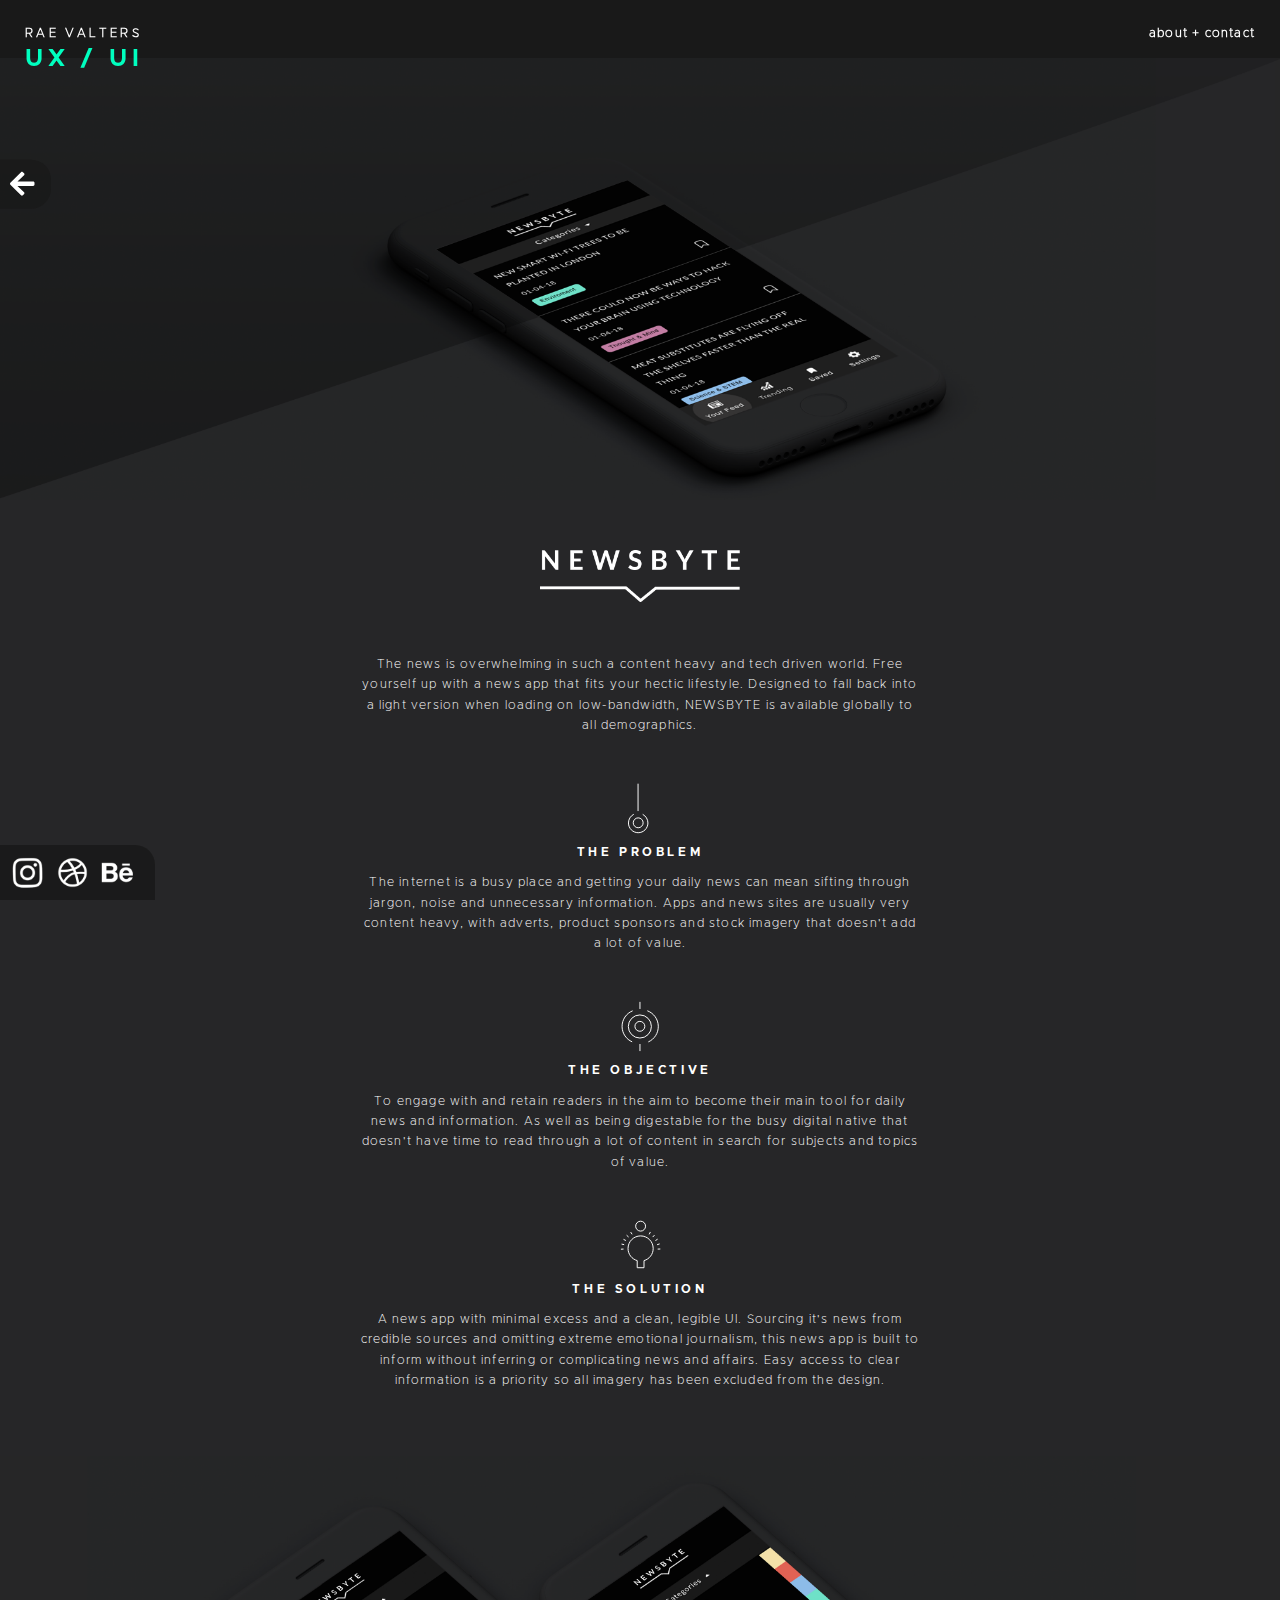
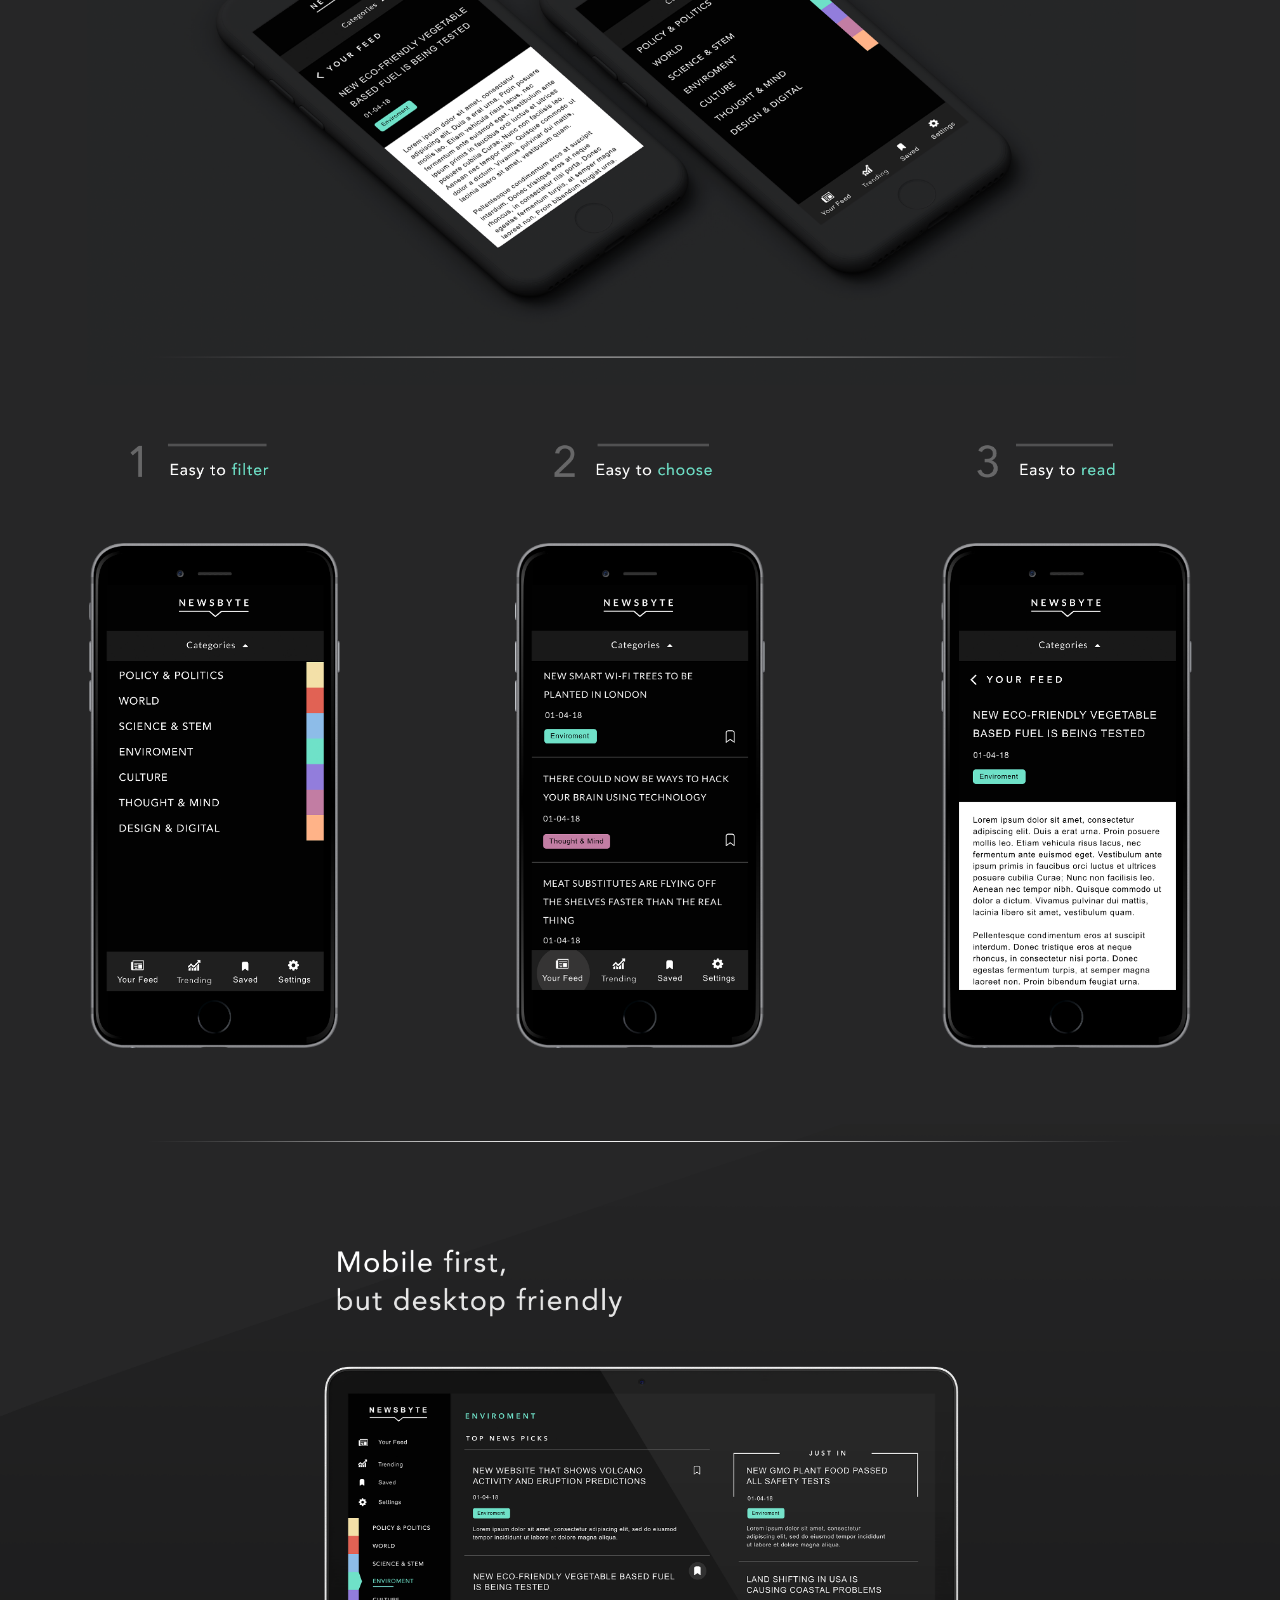
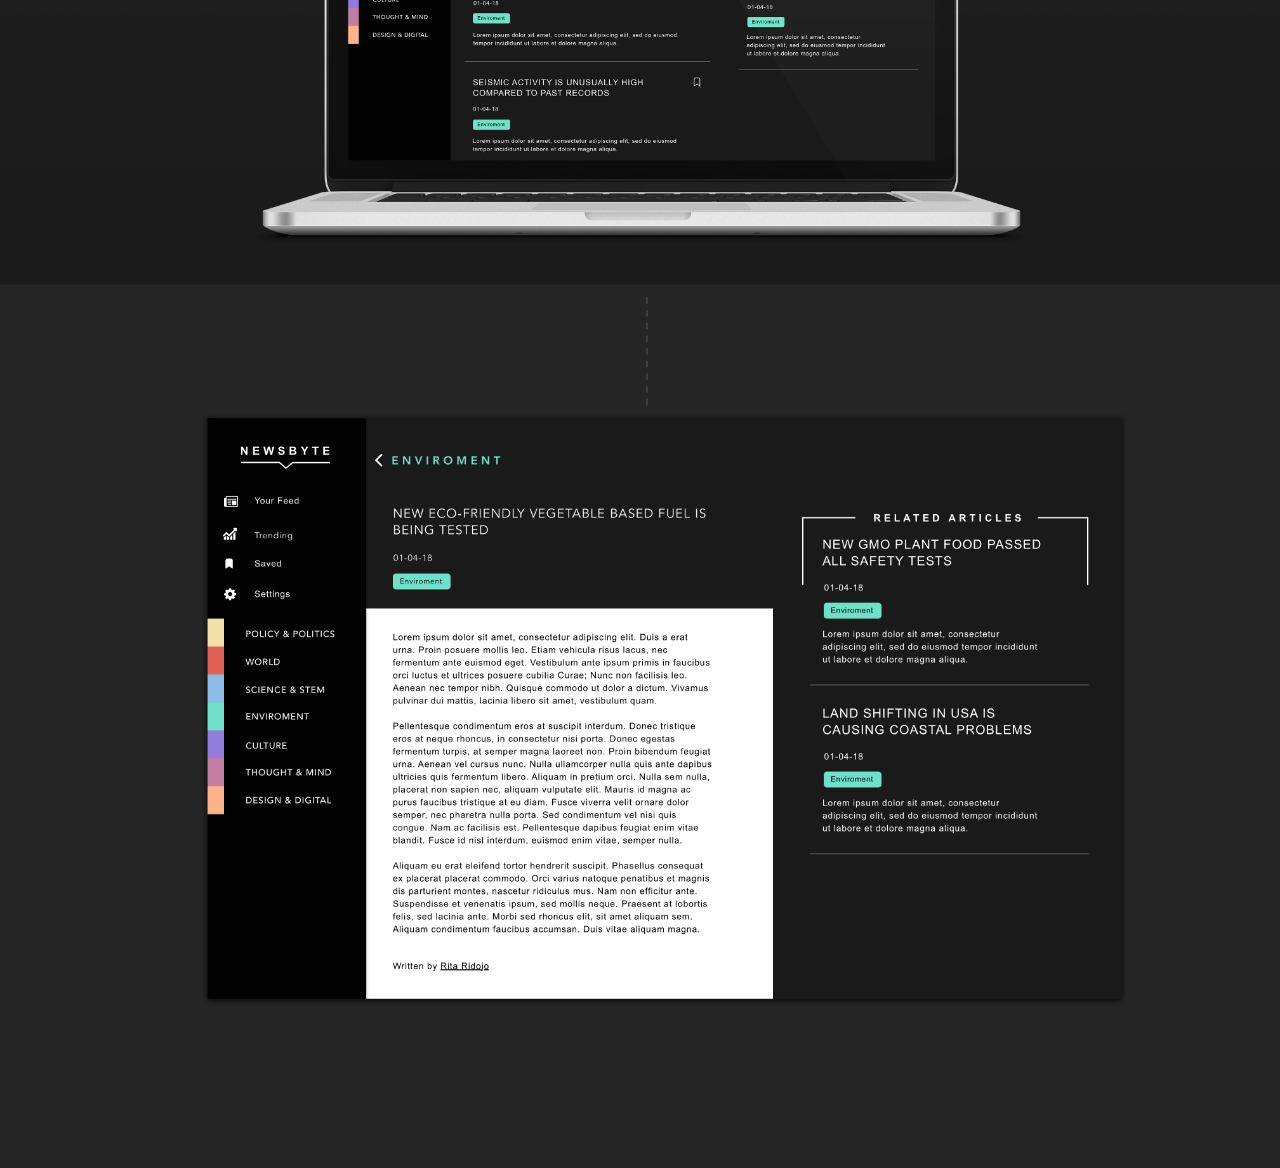
<file: site/newsbyte.html>
<!DOCTYPE html>
<html lang="en">
  <head>
    <meta charset="utf-8">
    <link rel="icon" type="image/png" sizes="96x96" href="favicon-96x96.png">
    <link rel="stylesheet" href="fonts.css">
    <link rel="stylesheet" href="style-me.css">
    <link rel="stylesheet" href="normalize.css">
    <meta name="viewport" content="width=device-width,initial-scale=1">
    <title>Rae Valters</title>
  </head>
  <body>
    <a href="index.html">
      <div class="back-button">
        <div class="arrow"><svg aria-hidden="true" data-prefix="fas" data-icon="arrow-left" xmlns="http://www.w3.org/2000/svg" viewBox="0 0 448 512" height="28px" height="auto"><path fill="currentColor" d="M257.5 445.1l-22.2 22.2c-9.4 9.4-24.6 9.4-33.9 0L7 273c-9.4-9.4-9.4-24.6 0-33.9L201.4 44.7c9.4-9.4 24.6-9.4 33.9 0l22.2 22.2c9.5 9.5 9.3 25-.4 34.3L136.6 216H424c13.3 0 24 10.7 24 24v32c0 13.3-10.7 24-24 24H136.6l120.5 114.8c9.8 9.3 10 24.8.4 34.3z" class=""></path></svg></div>
      </div>
    </a>
    <div id="navigation-container">
      <a href="index.html"><div class="nav-block nav-block-1"><li>RAE VALTERS</li><h1>UX / UI</h1></div></a>
      <div class="nav-block nav-block-2">
      	<ul>
      		<li>
            <a href="about.html">about + contact</a>
          </li>
      	</ul>
      </div>
    </div>
    <div id="main-content">
      <div class="case">
        <div class="project-block"  style="flex-basis: 100%;">
          <img href src="images/newsbyte1.png">
        </div>
      </div>
      <div class="text-box-project text-project">
        <img src="images/newsbyte-logo.png" id="newsbyte-logo">
        <p>
        The news is overwhelming in such a content heavy and tech driven world. Free yourself up with a news app that fits your hectic lifestyle. Designed to fall back into a light version when loading on low-bandwidth, NEWSBYTE is available globally to all demographics.
        </p>
        <p>
        <svg version="1.1" xmlns="http://www.w3.org/2000/svg" xmlns:xlink="http://www.w3.org/1999/xlink" height="55px" width="55px" x="0px" y="0px"
          viewBox="0 0 170.1 170.1" style="enable-background:new 0 0 170.1 170.1;" xml:space="preserve">
          <style type="text/css">
          .st0{fill:none;stroke:#FFFFFF;stroke-width:3;stroke-miterlimit:10;}
          </style>
          <g>
          <circle class="st0" cx="77.9" cy="132.4" r="15.3"/>
          <line class="st0" x1="77.5" y1="96.1" x2="77.5" y2="11.4"/>
          <path class="st0" d="M91.9,106.3c9.6,5,16.1,15.1,16.1,26.6c0,16.6-13.5,30.1-30.1,30.1s-30.1-13.5-30.1-30.1
          c0-11.7,6.7-21.8,16.4-26.8"/>
          </g>
        </svg>
        <span class="bold overview-title">THE PROBLEM</span>
        The internet is a busy place and getting your daily news can mean sifting through jargon, noise and unnecessary information. Apps and news sites are usually very content heavy, with adverts, product sponsors and stock imagery that doesn't add a lot of value.
        </p>
        <p>
        <svg version="1.1" xmlns="http://www.w3.org/2000/svg" xmlns:xlink="http://www.w3.org/1999/xlink" height="55px" width="55px" x="0px" y="0px"
          viewBox="0 0 170.1 170.1" style="enable-background:new 0 0 170.1 170.1;" xml:space="preserve">
          <style type="text/css">
          .st0{fill:none;stroke:#FFFFFF;stroke-width:3;stroke-miterlimit:10;}
          </style>
          <g>
          <path class="st0" d="M106.2,36.4c19.4,7.2,33.4,25.7,33.9,47.7c0.4,21.5-12.3,40.3-30.8,48.6"/>
          <path class="st0" d="M59.2,132.5c-18-7.9-30.7-25.7-31.1-46.6c-0.5-22.2,13.1-41.5,32.6-49.3"/>
          <circle class="st0" cx="83.1" cy="84.5" r="15.3"/>
          <circle class="st0" cx="83.1" cy="85" r="35.7"/>
          <line class="st0" x1="83.4" y1="30.8" x2="83.4" y2="8.9"/>
          <line class="st0" x1="83.4" y1="161.1" x2="83.4" y2="139.2"/>
          </g>
        </svg>
        <span class="bold overview-title">THE OBJECTIVE</span>
        To engage with and retain readers in the aim to become their main tool for daily news and information. As well as being digestable for the busy digital native that doesn't have time to read through a lot of content in search for subjects and topics of value.
        </p>
        <p>
        <svg version="1.1" id="Layer_1" xmlns="http://www.w3.org/2000/svg" xmlns:xlink="http://www.w3.org/1999/xlink" height="55px" width="55px" x="0px" y="0px"
          viewBox="0 0 170.1 170.1" style="enable-background:new 0 0 170.1 170.1;" xml:space="preserve">
          <style type="text/css">
          .st0{fill:none;stroke:#FFFFFF;stroke-width:3;stroke-miterlimit:10;}
          </style>
          <g>
          <path class="st0" d="M124.3,97.4c0-21.5-17.4-38.9-38.9-38.9S46.5,75.9,46.5,97.4c0,17.8,12,32.9,28.4,37.5v22h21v-22
            C112.3,130.2,124.3,115.2,124.3,97.4z"/>
          <circle class="st0" cx="85.4" cy="28.3" r="15.3"/>
          <line class="st0" x1="138.2" y1="99.3" x2="146.4" y2="99"/>
          <line class="st0" x1="136.4" y1="85.7" x2="144.2" y2="83.2"/>
          <line class="st0" x1="131.2" y1="72.9" x2="138.1" y2="68.5"/>
          <line class="st0" x1="122.8" y1="62" x2="128.3" y2="56"/>
          <line class="st0" x1="111.9" y1="53.6" x2="115.6" y2="46.3"/>
          <line class="st0" x1="59.1" y1="53.5" x2="54.7" y2="46.6"/>
          <line class="st0" x1="48.2" y1="61.9" x2="42.1" y2="56.4"/>
          <line class="st0" x1="39.8" y1="72.8" x2="32.5" y2="69.1"/>
          <line class="st0" x1="34.5" y1="85.5" x2="26.5" y2="83.8"/>
          <line class="st0" x1="32.6" y1="99.2" x2="24.5" y2="99.6"/>
          </g>
        </svg>
        <span class="bold overview-title">THE SOLUTION</span>
        A news app with minimal excess and a clean, legible UI. Sourcing it's news from credible sources and omitting extreme emotional journalism, this news app is built to inform without inferring or complicating news and affairs. Easy access to clear information is a priority so all imagery has been excluded from the design.
        </p>
      </div>
      <div class="case">
        <div class="project-block"  style="flex-basis: 100%;">
          <img href src="images/newsbyte2.png">
        </div>
        <div class="project-image-group">
          <div class="project-block">
            <img href src="images/newsbyte-3.png">
          </div>
          <div class="project-block">
            <img href src="images/newsbyte-4.png">
          </div>
          <div class="project-block">
            <img href src="images/newsbyte-5.png">
          </div>
        </div>
      </div>
      <div class="case">
        <div class="project-block"  style="flex-basis: 100%;">
          <img href src="images/newsbyte-6.png">
        </div>
        <div class="project-block"  style="flex-basis: 100%;">
          <img href src="images/newsbyte-7.png">
        </div>
      </div>
    </div>
    <div class="social-media-case">
      <a href="https://www.instagram.com/raevalts/" target="_blank">
        <div class="social-button instagram"></div>
      </a>
      <a href="https://dribbble.com/rae-valters" target="_blank">
        <div class="social-button dribble"></div>
      </a>
      <a href="https://www.behance.net/raevalters" target="_blank">
      <div class="social-button behance"></div>
      </a>
    </div>
  </body>

</html>
</file>
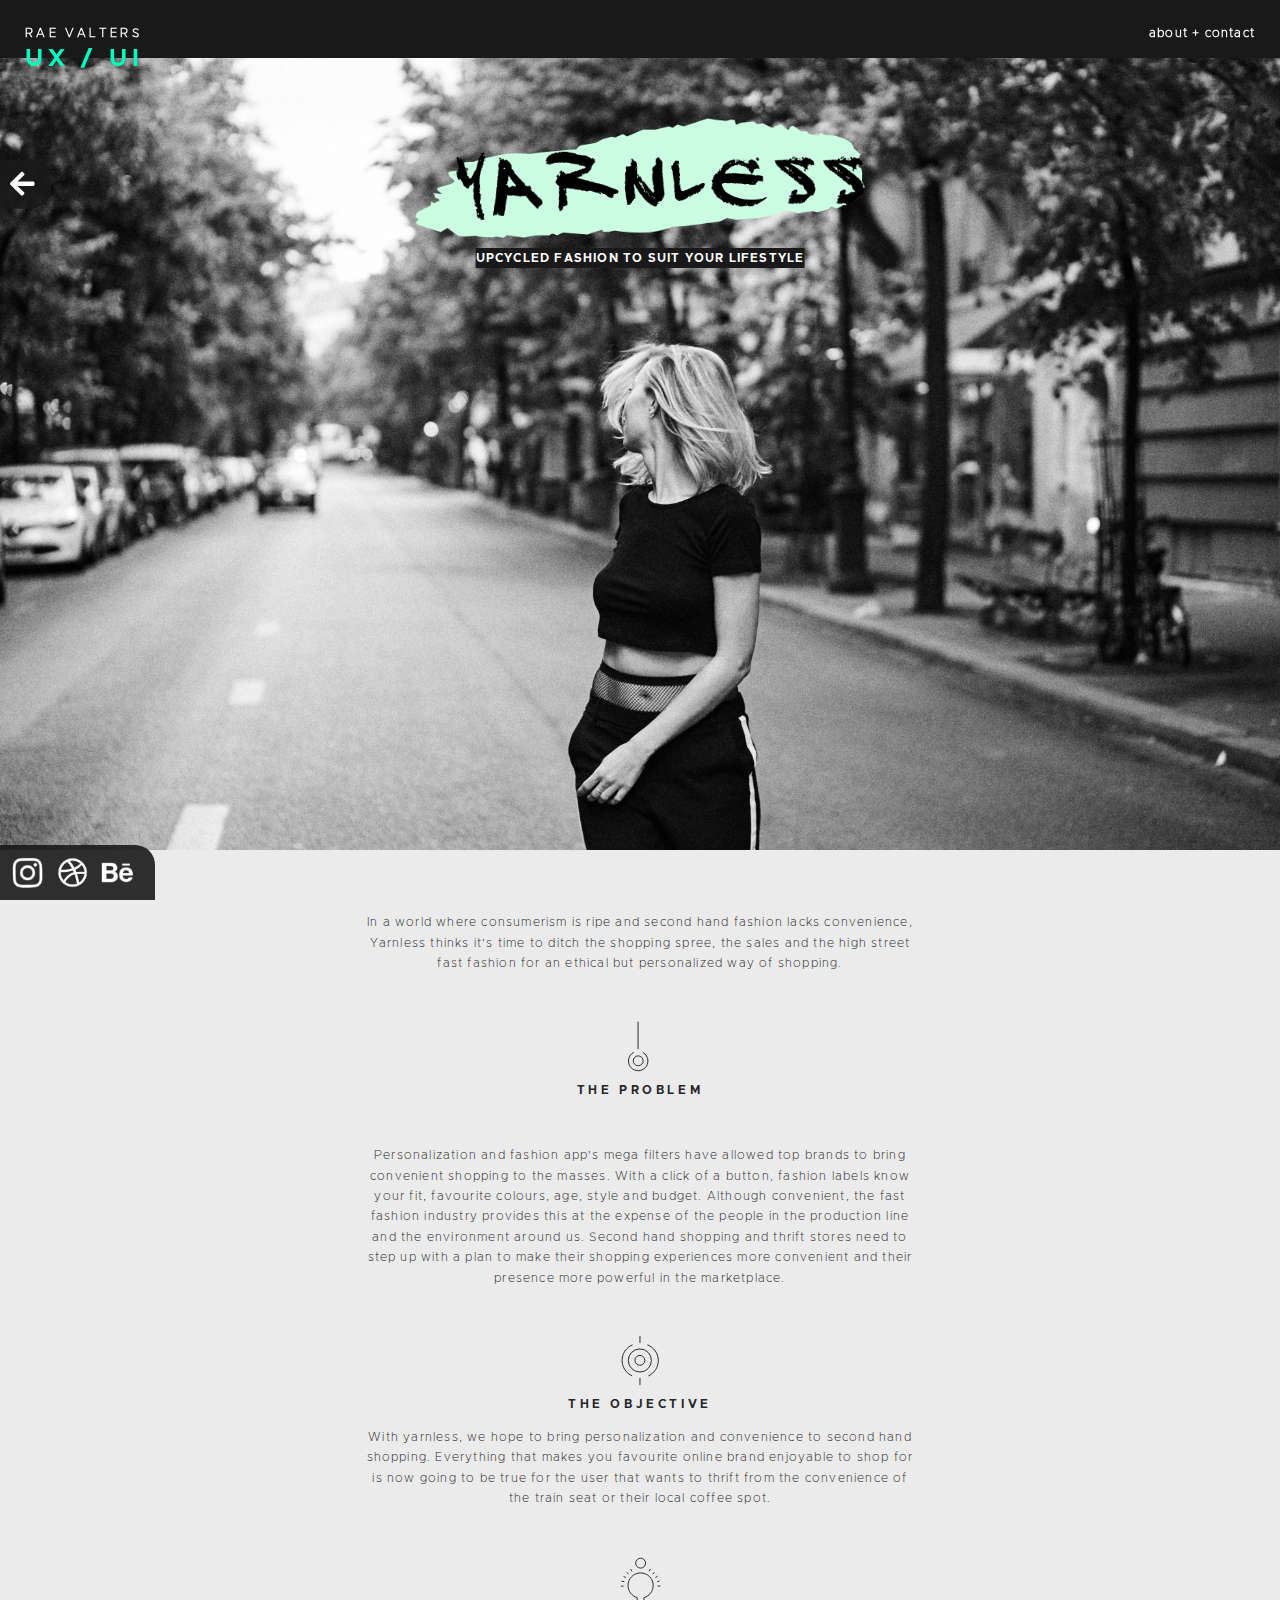
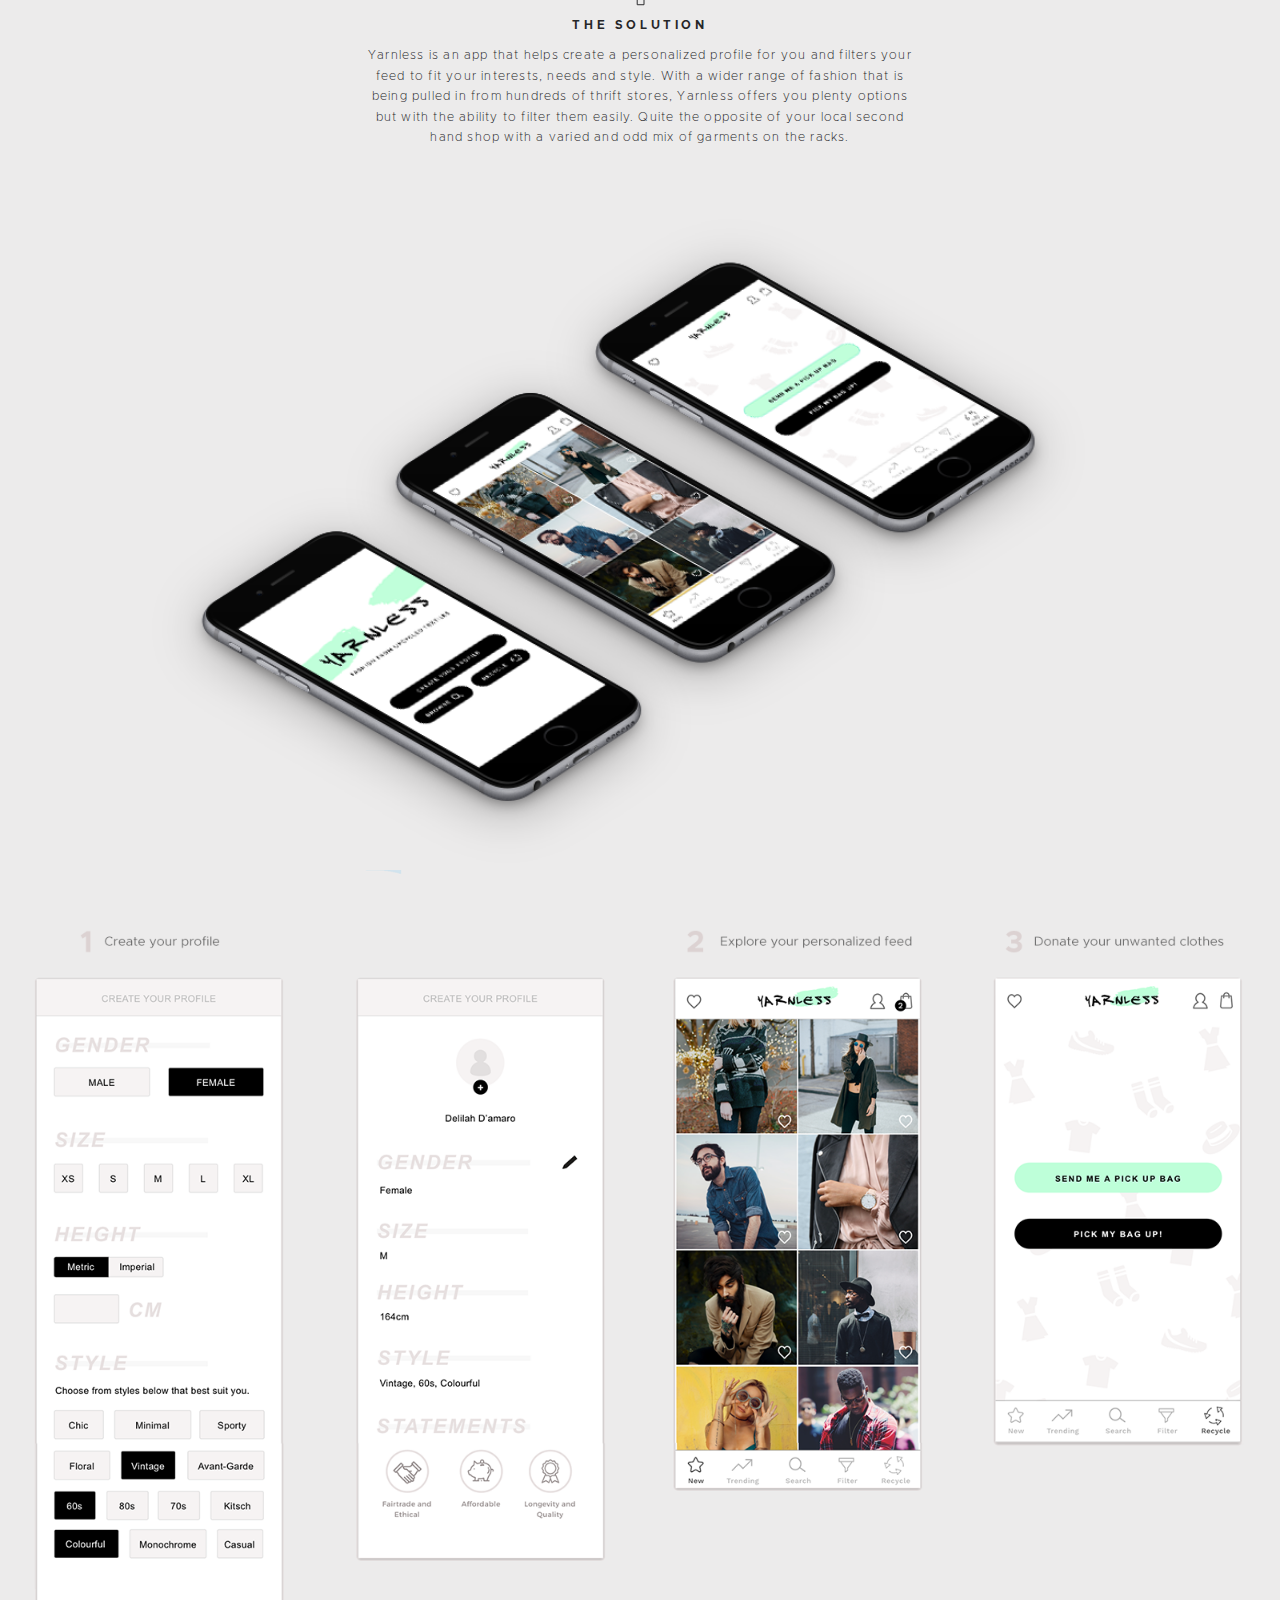
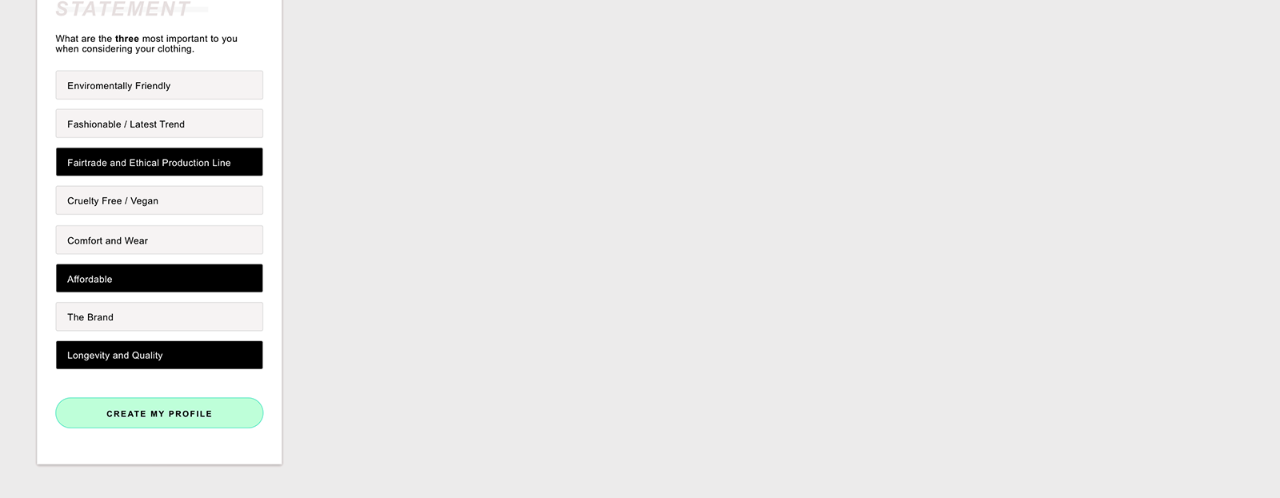
<file: site/yarnless.html>
<!DOCTYPE html>
<html lang="en">
  <head>
    <meta charset="utf-8">
    <title>Rae Valters</title>
    <link rel="icon" type="image/png" sizes="96x96" href="favicon-96x96.png">
    <link rel="stylesheet" href="fonts.css">
    <link rel="stylesheet" href="style-me.css">
    <link rel="stylesheet" href="normalize.css">
    <meta name="viewport" content="width=device-width,initial-scale=1">
  </head>
  <body>
    <a href="index.html">
      <div class="back-button">
        <div class="arrow"><svg aria-hidden="true" data-prefix="fas" data-icon="arrow-left" xmlns="http://www.w3.org/2000/svg" viewBox="0 0 448 512" height="28px" height="auto"><path fill="currentColor" d="M257.5 445.1l-22.2 22.2c-9.4 9.4-24.6 9.4-33.9 0L7 273c-9.4-9.4-9.4-24.6 0-33.9L201.4 44.7c9.4-9.4 24.6-9.4 33.9 0l22.2 22.2c9.5 9.5 9.3 25-.4 34.3L136.6 216H424c13.3 0 24 10.7 24 24v32c0 13.3-10.7 24-24 24H136.6l120.5 114.8c9.8 9.3 10 24.8.4 34.3z" class=""></path></svg></div>
      </div>
    </a>
    <div id="navigation-container">
      <a href="index.html"><div class="nav-block nav-block-1"><li>RAE VALTERS</li><h1>UX / UI</h1></div></a>
      <div class="nav-block nav-block-2">
      	<ul>
      		<li>
            <a href="about.html">about + contact</a>
          </li>
      	</ul>
      </div>
    </div>
    <div id="main-content-yarnless">
      <div class="case">
        <div class="project-block"  style="flex-basis: 100%;">
          <div id="yarnless-desktop-logo"><img src="images/yarnless-logo.png"></div>
          <div id="yarnless-subtext"><span class="bold">UPCYCLED FASHION TO SUIT YOUR LIFESTYLE</span></div>
          <img href src="images/yarnless-1.jpg">
        </div>
      </div>
      <div class="text-box-project text-project yarnless-assets" style="height:150px;">
        <img src="images/yarnless-logo.png" id="yarnless-logo">
        <p class="dark-text">
        <span class="bold">UPCYCLED FASHION TO SUIT YOUR LIFESTYLE</span>
        </p>
      </div>
      <div class="text-box-project text-project">
        <span class="dark-text">
        <p>
          In a world where consumerism is ripe and second hand fashion lacks convenience, Yarnless thinks it's time to ditch the shopping spree, the sales and the high street fast fashion for an ethical but personalized way of shopping.
        </p>
        <p>
        <svg version="1.1" id="Layer_1" xmlns="http://www.w3.org/2000/svg" xmlns:xlink="http://www.w3.org/1999/xlink" height="55px" width="55px" x="0px" y="0px"
          viewBox="0 0 170.1 170.1" style="enable-background:new 0 0 170.1 170.1;" xml:space="preserve">
          <style type="text/css">
          .st0{fill:none;stroke:#262628;stroke-width:3;stroke-miterlimit:10;}
          </style>
          <g>
          <circle class="st0" cx="77.9" cy="132.4" r="15.3"/>
          <line class="st0" x1="77.5" y1="96.1" x2="77.5" y2="11.4"/>
          <path class="st0" d="M91.9,106.3c9.6,5,16.1,15.1,16.1,26.6c0,16.6-13.5,30.1-30.1,30.1s-30.1-13.5-30.1-30.1
          c0-11.7,6.7-21.8,16.4-26.8"/>
          </g>
        </svg>
        <span class="bold overview-title">THE PROBLEM</span>
        <p>
          Personalization and fashion app's mega filters have allowed top brands to bring convenient shopping to the masses. With a click of a button, fashion labels know your fit, favourite colours, age, style and budget. Although convenient, the fast fashion industry provides this at the expense of the people in the production line and the environment around us. Second hand shopping and thrift stores need to step up with a plan to make their shopping experiences more convenient and their presence more powerful in the marketplace. 
        </p>
        <svg version="1.1" id="Layer_1" xmlns="http://www.w3.org/2000/svg" xmlns:xlink="http://www.w3.org/1999/xlink" height="55px" width="55px" x="0px" y="0px"
          viewBox="0 0 170.1 170.1" style="enable-background:new 0 0 170.1 170.1;" xml:space="preserve">
          <style type="text/css">
          .st0{fill:none;stroke:#262628;stroke-width:3;stroke-miterlimit:10;}
          </style>
          <g>
          <path class="st0" d="M106.2,36.4c19.4,7.2,33.4,25.7,33.9,47.7c0.4,21.5-12.3,40.3-30.8,48.6"/>
          <path class="st0" d="M59.2,132.5c-18-7.9-30.7-25.7-31.1-46.6c-0.5-22.2,13.1-41.5,32.6-49.3"/>
          <circle class="st0" cx="83.1" cy="84.5" r="15.3"/>
          <circle class="st0" cx="83.1" cy="85" r="35.7"/>
          <line class="st0" x1="83.4" y1="30.8" x2="83.4" y2="8.9"/>
          <line class="st0" x1="83.4" y1="161.1" x2="83.4" y2="139.2"/>
          </g>
        </svg>
        <span class="bold overview-title">THE OBJECTIVE</span>
         <p>
          With yarnless, we hope to bring personalization and convenience to second hand shopping. Everything that makes you favourite online brand enjoyable to shop for is now going to be true for the user that wants to thrift from the convenience of the train seat or their local coffee spot.
        </p>
        <svg version="1.1" id="Layer_1" xmlns="http://www.w3.org/2000/svg" xmlns:xlink="http://www.w3.org/1999/xlink" height="55px" width="55px" x="0px" y="0px"
          viewBox="0 0 170.1 170.1" style="enable-background:new 0 0 170.1 170.1;" xml:space="preserve">
          <style type="text/css">
          .st0{fill:none;stroke:#262628;stroke-width:3;stroke-miterlimit:10;}
          </style>
          <g>
          <path class="st0" d="M124.3,97.4c0-21.5-17.4-38.9-38.9-38.9S46.5,75.9,46.5,97.4c0,17.8,12,32.9,28.4,37.5v22h21v-22
            C112.3,130.2,124.3,115.2,124.3,97.4z"/>
          <circle class="st0" cx="85.4" cy="28.3" r="15.3"/>
          <line class="st0" x1="138.2" y1="99.3" x2="146.4" y2="99"/>
          <line class="st0" x1="136.4" y1="85.7" x2="144.2" y2="83.2"/>
          <line class="st0" x1="131.2" y1="72.9" x2="138.1" y2="68.5"/>
          <line class="st0" x1="122.8" y1="62" x2="128.3" y2="56"/>
          <line class="st0" x1="111.9" y1="53.6" x2="115.6" y2="46.3"/>
          <line class="st0" x1="59.1" y1="53.5" x2="54.7" y2="46.6"/>
          <line class="st0" x1="48.2" y1="61.9" x2="42.1" y2="56.4"/>
          <line class="st0" x1="39.8" y1="72.8" x2="32.5" y2="69.1"/>
          <line class="st0" x1="34.5" y1="85.5" x2="26.5" y2="83.8"/>
          <line class="st0" x1="32.6" y1="99.2" x2="24.5" y2="99.6"/>
          </g>
        </svg>
        <span class="bold overview-title">THE SOLUTION</span>
          Yarnless is an app that helps create a personalized profile for you and filters your feed to fit your interests, needs and style. With a wider range of fashion that is being pulled in from hundreds of thrift stores, Yarnless offers you plenty options but with the ability to filter them easily. Quite the opposite of your local second hand shop with a varied and odd mix of garments on the racks.
        </p>
        </span>
      </div>
      <div class="case">
        <div class="project-block"  style="flex-basis: 100%;">
          <img href src="images/yarnless-2.png">
        </div>
        <div class="project-image-group">
          <div class="project-block">
            <img href src="images/yarnless-3.png">
          </div>
          <div class="project-block">
            <img href src="images/yarnless-4.png">
          </div>
          <div class="project-block">
            <img href src="images/yarnless-5.png">
          </div>
          <div class="project-block">
            <img href src="images/yarnless-6.png">
          </div>
        </div>
      </div>
    </div>
    <div class="social-media-case">
      <a href="https://www.instagram.com/raevalts/" target="_blank">
        <div class="social-button instagram"></div>
      </a>
      <a href="https://dribbble.com/rae-valters" target="_blank">
        <div class="social-button dribble"></div>
      </a>
      <a href="https://www.behance.net/raevalters" target="_blank">
      <div class="social-button behance"></div>
      </a>
    </div>
  </body>

</html>
</file>
<file: site/fonts.css>
@font-face {
font-family: MetropolisLight;
src: url("fonts/metropolis/Metropolis-ExtraLight.otf") format("opentype"),
	url("fonts/metropolis/metropolis-extralight-webfont.woff2") format("woff2"),
    url("fonts/metropolis/metropolis-extralight-webfont.woff") format("woff");
}

@font-face {
font-family: MetropolisBold;
src: url("fonts/metropolis/Metropolis-Bold.otf") format("opentype"),
	url("fonts/metropolis/metropolis-bold-webfont.woff2") format("woff2"),
    url("fonts/metropolis/metropolis-bold-webfont.woff") format("woff");
}
</file>
<file: site/style-me.css>
body {
	font-size: 12px;
  letter-spacing: 0.1em;
	color: #fff;
  background-color: #191919;
  font-family: 'MetropolisLight', Arial, Sans-Serif;
  line-height: 1.7em;
  text-align: left;
}


h1 {
  padding: 0px 0px 0px 5px;
  font-size: 7em;
  line-height: 0em;
  top: 24px;
  letter-spacing: 0.2em;
  color: #00FFBF;
  font-family: 'MetropolisBold', Arial, Sans-Serif;

}

h2 {
  margin-bottom: 20px;
  font-size: 2.5em;
  line-height: 1.1em;
  letter-spacing: 0.1em;
  color: #00FFBF;
  font-family: 'MetropolisBold', Arial, Sans-Serif;
}

.bold {
  font-family: 'MetropolisBold', Arial, Sans-Serif;
}

a {
  color: #fff;
  text-decoration: none;
}


ul a {
	color: #fff;
	text-decoration: none;
  transition: color .25s ease-in-out;
  -moz-transition: color .25s ease-in-out;
  -webkit-transition: color .25s ease-in-out;
}

ul a:hover {
	color: #00FFBF;
}

ul {
	padding: 0;
	margin: 0;
}

ul li {
  margin-left: 20px;
}

li {
  display: inline-block;
	padding: 3px 5px 0px 5px;
	margin: 0;
  background-color: rgba(25,25,25,0.9);
}

img {
	width: 100%;
	height: auto;
	vertical-align: middle;
}

#main-content{
  background: #262628;
}

#main-content-yarnless{
  background: #ECEBEB;
}

#main-content-animal{
  background: #200936;
}

#main-content-christmas{
  background: #1A1A1C;
}

#navigation-container {
  position: relative;
  display: -webkit-box;
  display: -moz-box;
  display: -ms-flexbox;
  display: -webkit-flex;
  display: flex;
  -webkit-flex-flow: row wrap;
  flex-flow: row wrap;
  font-weight: bold;
  flex: 1 100%;
  margin-bottom: 58px;
}

.case {
  -webkit-flex-flow: row wrap;
  flex-flow: row wrap;
  display: -webkit-box;
  display: -moz-box;
  display: -ms-flexbox;
  display: -webkit-flex;
  display: flex;  
  order: 2; 
  flex: 1 100%;
  margin: 0;
}

.text-box-project {
  width: 100%;
  margin: 0;
  order: 2;
  box-sizing: border-box;
}

.text-project {
  display: block;
  margin-right: auto;
  margin-left: auto;
  padding: 50px 20px 20px 20px;
  max-width: 600px;
  text-align: center;
  }


.text-box {
  width: 100%;
  margin: 0;
  margin-top: 58px;
  order: 2;
  box-sizing: border-box;
}

.text {
  display: block;
  margin-right: auto;
  margin-left: auto;
  padding: 50px 20px 50px 20px;
  max-width: 600px;
}

#newsbyte-logo {
  max-width: 200px;
  width: 100%;
  margin-bottom: 40px;
}

#yarnless-logo {
  max-width: 400px;
  width: 80%;
  margin-bottom: 5px;
}


#accent-desktop-logo {
  left: 50%;
  transform: translate(-50%, 0%);
  display: initial;
  position: absolute;
  top: 30px;
  width: 130px;
}

#yarnless-desktop-logo {
  display: none;
}

#yarnless-subtext {
  display: none;
}

.dark-text {
  color: #262628 !important;
}

.text a {
  color: #E100FF;
  font-family: 'MetropolisBold';
  text-decoration: none;
  letter-spacing: 0.1em;
  transition: color .25s ease-in-out;
  -moz-transition: color .25s ease-in-out;
  -webkit-transition: color .25s ease-in-out;
    transition: letter-spacing .25s ease-in-out;
  -moz-transition: letter-spacing .25s ease-in-out;
  -webkit-transition: letter-spacing .25s ease-in-out;
}

.text a:hover {
  color: #00FFBF;
  letter-spacing: 0.2em;
}

.text-project p {
  margin-bottom: 45px;
}

.nav-block { flex:  auto; }
.project { flex:  auto; }

.nav-block-1 {
	left: 0;
	padding-left: 5px;
}

.nav-block-1 li {
  letter-spacing: 0.28em;
  padding-right: 0;
}

.nav-block-2 {
	right: 0;
	padding-right: 5px;
}

.nav-block {
	padding-top: 5px;
	padding-bottom: 20px;
  position: fixed;
  top: 0px;
  z-index: 24;
}

.overview-icon {
  width: 55px;
  height: 55px;
  display: block;
  margin-bottom: 13px;
  margin-right: auto;
  margin-left: auto;
}

.overview-title {
  display: block;
  margin-bottom: 10px;
  letter-spacing: 0.3em;
  text-align: center;
  width: 100%;
}

.project {
  position: relative;
	margin: 0;
  width: 320px;
  height: auto;
  flex-grow: 1;
}
.project-group{
  display: flex;
  flex-direction: column;
}
.project-block {
  flex-basis: auto;
  position: relative;
  margin: 0;
  overflow: hidden;
}
.project-block.lazytrips-tryptic {
  max-width: 240px;
  padding: 0px 12px;
}

.project-block-wrapper {
  text-align: center;
  flex-grow: 1;
  display: flex;
  flex-direction: column;
  position: relative;
  margin: 0;
  overflow: hidden;
  padding-bottom: 30px;
}

.text-block {
  flex-basis: auto;
  position: relative;
  margin: 0;
  overflow: hidden;
  padding: 15px 20px 0px 20px;
  box-sizing: border-box;
}

.mobile-block {
  display: none;
}


.project-stretch {
  position: relative;
  margin: 0;
  width: 320px;
  height: auto;
  flex-grow: 1;
}

.project-title {
  position: absolute;
  right: 15px;
  bottom: 15px;
  opacity: 0;
  z-index: 21;
  transition: opacity .25s ease-in-out;
  -moz-transition: opacity .25s ease-in-out;
  -webkit-transition: opacity .25s ease-in-out;
}

.project:hover > .project-title, .project-stretch:hover > .project-title {
  opacity: 1.0;
}

.cover {
  position: absolute;
  height: 100%;
  width: 100%;
  opacity: 0;
  background: -moz-linear-gradient(top, rgba(225,0,255,0) 0%, rgba(225,0,255,1) 100%); /* FF3.6-15 */
  background: -webkit-linear-gradient(top, rgba(225,0,255,0) 0%,rgba(225,0,255,1) 100%); /* Chrome10-25,Safari5.1-6 */
  background: linear-gradient(to bottom, rgba(225,0,255,0) 0%,rgba(225,0,255,1) 100%); /* W3C, IE10+, FF16+, Chrome26+, Opera12+, Safari7+ */
  z-index: 20;
  transition: opacity .25s ease-in-out;
  -moz-transition: opacity .25s ease-in-out;
  -webkit-transition: opacity .25s ease-in-out;
}

.project a:hover > .cover, .project-stretch a:hover > .cover {
  opacity: 0.20;
}

.social-media-case {
  border-top-right-radius: 20px;
  padding: 10px;
  position: fixed;
  bottom: 0;
  left:0;
  background-color: rgba(25,25,25,0.9);
  z-index: 23;
}

.back-button {
  border-top-right-radius: 20px;
  border-bottom-right-radius: 20px;
  padding: 10px 16px 5px 10px;
  position: fixed;
  top:15%;
  transform: translate(0, 50%);
  left:0;
  background-color: rgba(25,25,25,0.9);
  z-index: 23;
  -webkit-transition: padding 0.25s;
  -moz-transition: padding 0.25s;
  -o-transition: padding 0.25s;
  transition: padding 0.25s;
}


.social-media-case a {
  display: block;
  float: left;
  margin-right: 10px;
}

.social-button {
  height: 35px;
  width: 35px;
  background-size: 35px;
  background-position: center;
  background-repeat: no-repeat;
}

.social-button:last-child {
  margin-right:0px;
}

.instagram {
background-image: url(images/instagram-logo.png);
-webkit-transition: background 0.1s;
  -moz-transition: background 0.1s;
  -o-transition: background 0.1s;
  transition: background 0.1s;
}
.instagram:hover {
background-size: 39px;
}

.dribble {
background-image: url(images/dribble-logo.png);
-webkit-transition: background 0.1s;
  -moz-transition: background 0.1s;
  -o-transition: background 0.1s;
  transition: background 0.1s;
}

.dribble:hover {
background-size: 39px;
}

.behance {
background-image: url(images/behance-logo.png);
-webkit-transition: background 0.1s;
  -moz-transition: background 0.1s;
  -o-transition: background 0.1s;
  transition: background 0.1s;
}
.behance:hover {
background-size: 39px;
}

.back-button:hover {
  padding-left: 16px;
}

.back-button:hover > .arrow {
  color: #00FFBF;
}

.project-image-group{
  flex-flow: row;
  flex-wrap: nowrap;
  justify-content: center;
  width: 100%;
  display: flex;
  margin: 0;
}

.accent-map-mobile-subtext {
  display:initial;
}

.animal-agriculture-text {
    padding-top: 300px;
}

.case-animal {
  position: absolute;
  top: 50px;
  min-height: 280px
} 

#animal-cta {
  padding: 9px 16px 6px 16px;
  font-size: 0.9em;
  letter-spacing: .2em;
  border: solid 2px;
  border-color: #CD80FF;
  border-radius: 10px;
  color: #CD80FF;
  left: 50%;
  transform: translate(-50%, 0%);
  display: initial;
  position: absolute;
  top: 160px;
  font-family: 'MetropolisBold', Arial, Sans-Serif;
  -webkit-transition: all 0.3s;
  -moz-transition: all 0.3s;
  -o-transition: all 0.3s;
  transition: all 0.3s;
}

#animal-cta:hover {
  border-color: rgba(0,255,191,1);
  background-color: rgba(0,255,191,0.1);
  color: rgba(0,255,191,1);
}

#photo-about {
  max-width: 150px;
  height: auto;
  display: block;
}

#animal-logo {
  width: 220px;
  left: 50%;
  transform: translate(-50%, 0%);
  display: initial;
  position: absolute;
  top: 100px;
}

.animal-agriculture-text {
    padding-top: 220px;
}

#christmas-title {
  font-size: 1.8em;
  letter-spacing: 0.25em;
  position: absolute;
  text-align: center;
  line-height: 1.4em;
  top: 100px;
  width: 100%;
}

#ux-example-subtext {
  width: 100%;
  font-size: 12px;
  line-height: 1.7em;
  position: absolute;
  text-align: center;
  top: 77%;
  padding-left: 20px;
  padding-right: 20px;
  box-sizing: border-box;
}

#ux-example-title {
  width: 100%;
  position: relative;
  text-align: center;
  margin-top: 80px;
  margin-bottom: 20px;
  padding-left: 20px;
  padding-right: 20px;
  box-sizing: border-box;
}

.text-full-width {
  padding-bottom: 34px;
  padding-left: 25px;
  padding-right: 25px;
}

.lazy-trips-user-research {
  display: flex;
  align-items: center;
  justify-content: center;
  margin-top: 10px;
}

.max-width-object {
  max-width: 950px;
}

.max-width-object2 {
  max-width: 1200px;
}

.padding-top-2 {
  padding-top: 20px;
}

.padding-top-8 {
  padding-top: 80px;
}

.padding-top-10 {
  padding-top: 100px;
}

.mobile-icon-lazytrips {
  margin-bottom: 30px;
  display: block;
}

.desktop-icon-lazytrips {
  display: none;
}

.drawn-cards-mobile {
  display: none;
}

.padding-sides-4 {
 padding: 0px 40px 0px 40px;
}

.padding-sides-8 {
  padding: 0px 80px 0px 80px;
 }

.center-align {
  text-align: center;
}




@media only screen and (min-width: 500px) {
  .square2 {
    display: none;
  }

  .project {
    width: 500px;
  }

  .project-stretch {
    width: 500px;
  }

  h2 {
    font-size: 3em;
    line-height: 1em;
    letter-spacing: 0.1em;
  }

  .text {
    padding: 80px 20px 80px 20px;
  }

  #ux-example-subtext {
    top: 85%;
  }
 }

 @media only screen and (max-width: 499px) {
  .project-block.lazytrips-tryptic {
    margin: auto;
  }
  .rectangle2 {
    display: none;
  }

  #christmas-title {
  top: 120px;
  font-size: 2.4em;
  padding: 0px 30px 0px 30px;
  box-sizing: border-box;
  }

 }

 @media only screen and (max-width: 999px) {
  .rectangle {
    display: none;
  }

  #accent-map-subtext {
  text-align: center;
  left: 50%;
  transform: translate(-50%, 0%);
  display: initial;
  position: absolute;
  top: 230px;
}

#christmas-subtext {
  display: none;
}

.christmas-subtext-mobile {
  display: initial;
}

}

@media only screen and (min-width: 731px) {
.accent-map-mobile-subtext {
  display: none;
}

#animal-cta {
  top: 270px;
  font-size: 1.3em;
  padding: 13px 20px 10px 20px;
}

#animal-logo {
  width: 430px;
  top: 170px;
}

.animal-agriculture-text {
    padding-top: 300px;
}

.case-animal {
  position: absolute;
  top: 0;
}

#ux-example-subtext {
  top: 85%;
}

.text-full-width {
  padding-left: 30%;
  padding-right: 30%;
}

.project-block {
  position: relative;
  margin: 0;
  overflow: hidden;
}

.text-block {
  position: relative;
  margin: 0;
  overflow: hidden;
}

.project-block-wrapper {
  flex-basis:33.3%;
}

.text-full-width {
    padding-left: 10%;
    padding-right: 10%;
}

.nav-block {
  padding-top: 20px;
}

.nav-block-1 {
  padding-left: 20px;
}

.nav-block-2 {
  padding-right: 20px;
}

#lazytrips-mobile-logo {
  width: 200px;
  margin-top: 30px;
  margin-bottom: 10px;
  margin-left: 50%;
  transform: translate(-50%, 0%);
}

}


@media only screen and (max-width: 730px) {
  .project-block, .lazytrips-tryptic {
    margin: auto;
  }
  .project-image-group {
    flex-direction: column !important;
  }

  .stretch-inside img{
    width: 200%;
    margin-left: 50%;
    transform: translate(-50%, 0%);
  }

  #accent-map-subtext {
    display: none;
  }

  #christmas-title {
    top: 70px;
  }

  #lazytrips-mobile-logo {
    width: 200px;
    margin-top: 30px;
    margin-bottom: 10px;
    margin-left: 50%;
    transform: translate(-50%, 0%);
  }

  .drawn-cards {
    display: none;
  }

  .drawn-cards-mobile {
    display: block;
  }

  .mobile-block {
    display: initial;
  }

  .desktop-block {
    display: none;
  }




}

@media only screen and (min-width: 1000px) {
 .project-stretch {
    flex-basis: 100%;
  }

.square {
    display: none;
  }

#yarnless-desktop-logo {
  width: 450px;
  left: 50%;
  transform: translate(-50%, 0%);
  display: initial;
  position: absolute;
  top: 60px;
}

#lazytrips-desktop-logo {
  max-width: 250px;
  left: 50%;
  transform: translate(-50%, 0%);
  display: initial;
  position: absolute;
  top: 170px;
}

#lazytrips-subtext {
  text-align: center;
  left: 50%;
  transform: translate(-50%, 0%);
  display: initial;
  position: absolute;
  top: 240px;
}

#accent-desktop-logo {
  width: 180px;
  left: 50%;
  transform: translate(-50%, 0%);
  display: initial;
  position: absolute;
  top: 80px;
}


#yarnless-subtext {
  text-align: center;
  left: 50%;
  transform: translate(-50%, 0%);
  display: initial;
  position: absolute;
  top: 190px;
  background-color: #191919;
}

#accent-map-subtext {
  text-align: center;
  left: 50%;
  transform: translate(-50%, 0%);
  display: initial;
  position: absolute;
  top: 370px;
}


.yarnless-assets {
  display: none;
}

#christmas-subtext {
  position: absolute;
  text-align: center;
  bottom: 70px;
  left: 50%;
  transform: translate(-50%, 0%);
  display: initial;
}

.christmas-subtext-mobile {
  display: none;
}

#christmas-title {
  top: 130px;
  font-size: 3em;
}

#ux-example-subtext {
  bottom: 7%;
}

.text-full-width {
  padding-left: 30%;
  padding-right: 30%;
}

.text-block {
  padding: 15px 50px 0px 50px;
}

.mobile-icon-lazytrips {
  display: none;
}

.desktop-icon-lazytrips {
  display: block;
}

}
</file>
